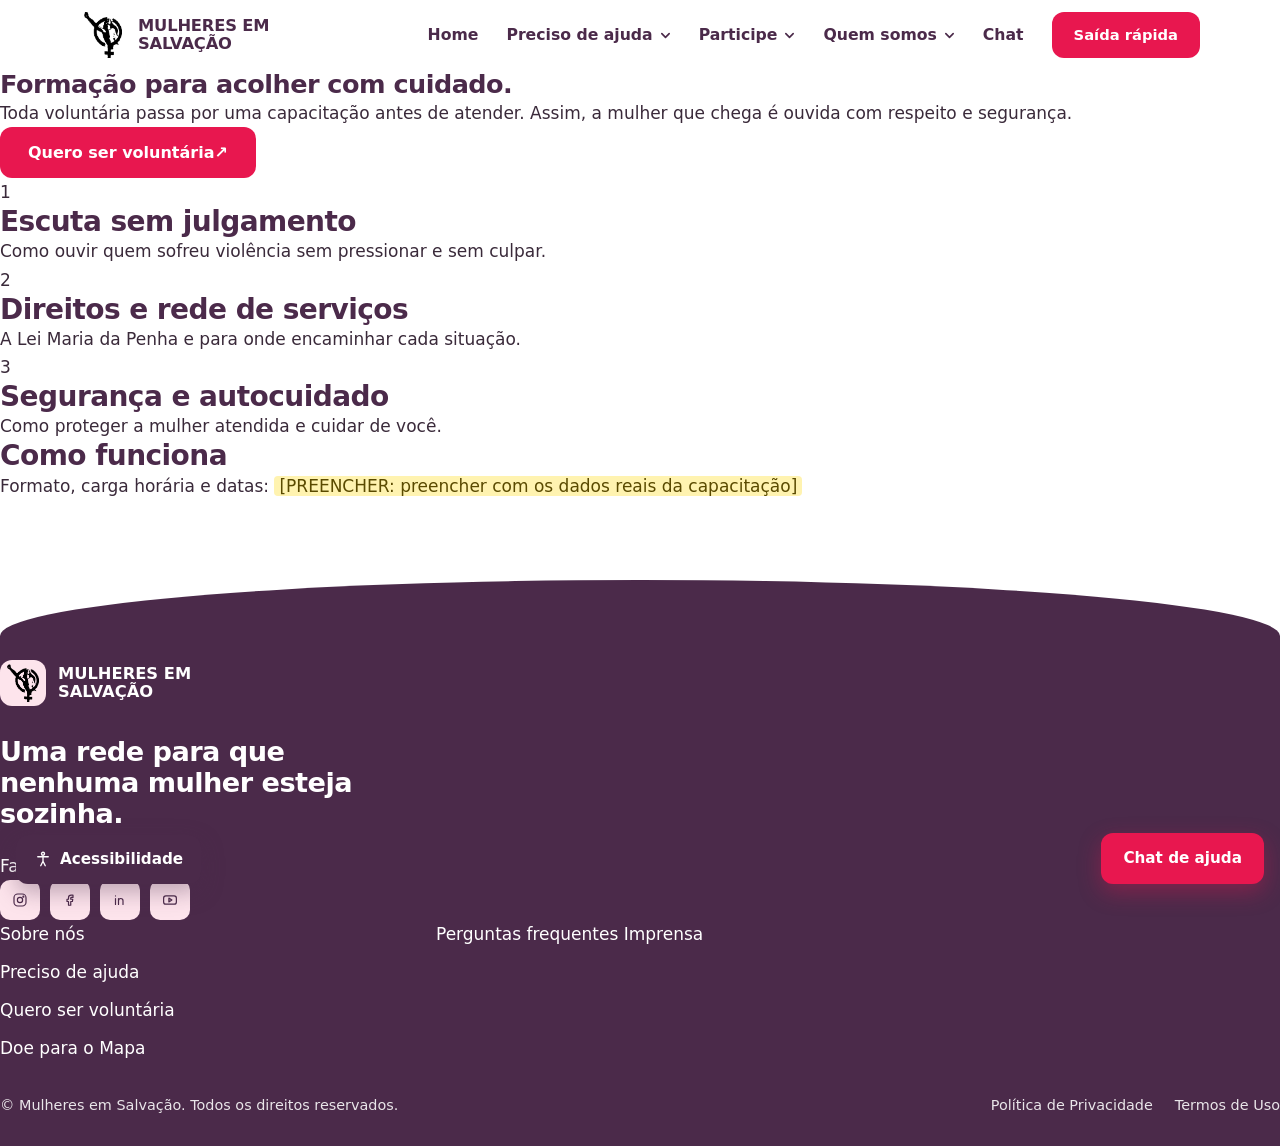
<file: acolhimento.html>
<!DOCTYPE html>
<html lang="pt-BR">
<head>
  <meta charset="UTF-8">
  <meta name="viewport" content="width=device-width, initial-scale=1">
  <title>Capacitação de voluntárias — Mulheres em Salvação</title>

  <link rel="preconnect" href="https://fonts.googleapis.com">
  <link rel="preconnect" href="https://fonts.gstatic.com" crossorigin>
  <link href="https://fonts.googleapis.com/css2?family=Roboto:wght@400;500;700&family=Lexend:wght@400;500;700&display=swap" rel="stylesheet">

  <link rel="stylesheet" href="style.css">
</head>
<body>

  <header>
    <div class="cabecalho">
      <a class="logo" href="index.html" aria-label="Mulheres em Salvação — início">
        <img src="Logo.png" alt="">
        <span>MULHERES EM<br>SALVAÇÃO</span>
      </a>

      <nav aria-label="Principal">
        <a href="index.html">Home</a>

        <div class="menu-suspenso">
          <button class="menu-botao" type="button" aria-expanded="false" aria-haspopup="true">
            Preciso de ajuda
            <svg viewBox="0 0 12 12" aria-hidden="true"><path d="M2 4l4 4 4-4"/></svg>
          </button>
          <ul class="menu-lista">
            <li><a href="acolhimento.html">Como ser acolhida</a></li>
            <li><a href="mapa.html">Mapa de serviços</a></li>
            <li><a href="fale-com-a-rede.html">Fale com a nossa rede</a></li>
          </ul>
        </div>

        <div class="menu-suspenso">
          <button class="menu-botao" type="button" aria-expanded="false" aria-haspopup="true">
            Participe
            <svg viewBox="0 0 12 12" aria-hidden="true"><path d="M2 4l4 4 4-4"/></svg>
          </button>
          <ul class="menu-lista">
            <li><a href="voluntariado.html">Quero ser voluntária</a></li>
            <li><a href="capacitacao.html">Capacitação de voluntárias</a></li>
            <li><a href="doacao.html">Quero doar</a></li>
          </ul>
        </div>

        <div class="menu-suspenso">
          <button class="menu-botao" type="button" aria-expanded="false" aria-haspopup="true">
            Quem somos
            <svg viewBox="0 0 12 12" aria-hidden="true"><path d="M2 4l4 4 4-4"/></svg>
          </button>
          <ul class="menu-lista">
            <li><a href="projetos.html">Nossos projetos</a></li>
            <li><a href="pesquisa.html">Pesquisa sobre acolhimento</a></li>
            <li><a href="midia.html">Mapa na mídia</a></li>
            <li><a href="equipe.html">Nossa equipe</a></li>
          </ul>
        </div>

        <a href="fale-com-a-rede.html" data-abrir-chat>Chat</a>
        <a class="saida" href="https://www.google.com" rel="noopener">Saída rápida</a>
      </nav>
    </div>
  </header>

  <main>
    <section class="apoio">

      <div class="pag-topo">
        <h1>Formação para acolher com cuidado.</h1>
        <p>Toda voluntária passa por uma capacitação antes de atender. Assim, a mulher que chega é ouvida com respeito e segurança.</p>
        <div class="pag-acoes">
          <a class="botao botao-principal" href="voluntariado.html">Quero ser voluntária <span aria-hidden="true">↗</span></a>
        </div>
      </div>

      <div class="passos">
        <article class="passo">
          <span class="passo-numero">1</span>
          <h2>Escuta sem julgamento</h2>
          <p>Como ouvir quem sofreu violência sem pressionar e sem culpar.</p>
        </article>
        <article class="passo">
          <span class="passo-numero">2</span>
          <h2>Direitos e rede de serviços</h2>
          <p>A Lei Maria da Penha e para onde encaminhar cada situação.</p>
        </article>
        <article class="passo">
          <span class="passo-numero">3</span>
          <h2>Segurança e autocuidado</h2>
          <p>Como proteger a mulher atendida e cuidar de você.</p>
        </article>
      </div>

      <div class="onde">
        <h2>Como funciona</h2>
        <p>Formato, carga horária e datas: <span class="preencher">[PREENCHER: preencher com os dados reais da capacitação]</span></p>
      </div>

      <footer class="rodape">
        <div class="rodape-topo">

          <div class="rodape-marca">
            <a class="rodape-logo" href="index.html">
              <img src="Logo.png" alt="">
              <span>MULHERES EM<br>SALVAÇÃO</span>
            </a>
            <p class="rodape-frase">Uma rede para que nenhuma mulher esteja sozinha.</p>
            <a class="rodape-contato" href="fale-com-a-rede.html">Fale com a gente</a>

            <div class="redes">
              <a href="#instagram" aria-label="Instagram">
                <svg viewBox="0 0 24 24" aria-hidden="true"><rect x="4" y="4" width="16" height="16" rx="5"/><circle cx="12" cy="12" r="3.500"/><circle cx="16.500" cy="7.500" r=".6"/></svg>
              </a>
              <a href="#facebook" aria-label="Facebook">
                <svg viewBox="0 0 24 24" aria-hidden="true"><path d="M14 8.500h2V5.500h-2.500A3.500 3.500 0 0010 9v2H8v3h2v5h3v-5h2.200l.5-3H13V9.500c0-.6.4-1 1-1z"/></svg>
              </a>
              <a href="#linkedin" aria-label="LinkedIn">
                <svg viewBox="0 0 24 24" aria-hidden="true"><path d="M6 10v8M6 6.500v.1M10 18v-8M10 13a3 3 0 016 0v5"/></svg>
              </a>
              <a href="#youtube" aria-label="YouTube">
                <svg viewBox="0 0 24 24" aria-hidden="true"><rect x="3.500" y="6.500" width="17" height="11" rx="3"/><path d="M10.500 9.500l4 2.500-4 2.500z"/></svg>
              </a>
            </div>
          </div>

          <nav class="rodape-links" aria-label="Rodapé">
            <ul>
              <li><a href="equipe.html">Sobre nós</a></li>
              <li><a href="acolhimento.html">Preciso de ajuda</a></li>
              <li><a href="voluntariado.html">Quero ser voluntária</a></li>
              <li><a href="doacao.html">Doe para o Mapa</a></li>
            </ul>
            <div class="rodape-extras">
              <a href="index.html#faq">Perguntas frequentes</a>
              <a href="midia.html">Imprensa</a>
            </div>
          </nav>

        </div>

        <div class="rodape-base">
          <span>© Mulheres em Salvação. Todos os direitos reservados.</span>
          <span class="rodape-legal">
            <a href="#privacidade">Política de Privacidade</a>
            <a href="#termos">Termos de Uso</a>
          </span>
        </div>
      </footer>

    </section>
  </main>

  <script src="site.js" defer></script>
  <script src="acessibilidade.js" defer></script>

</body>
</html>
</file>
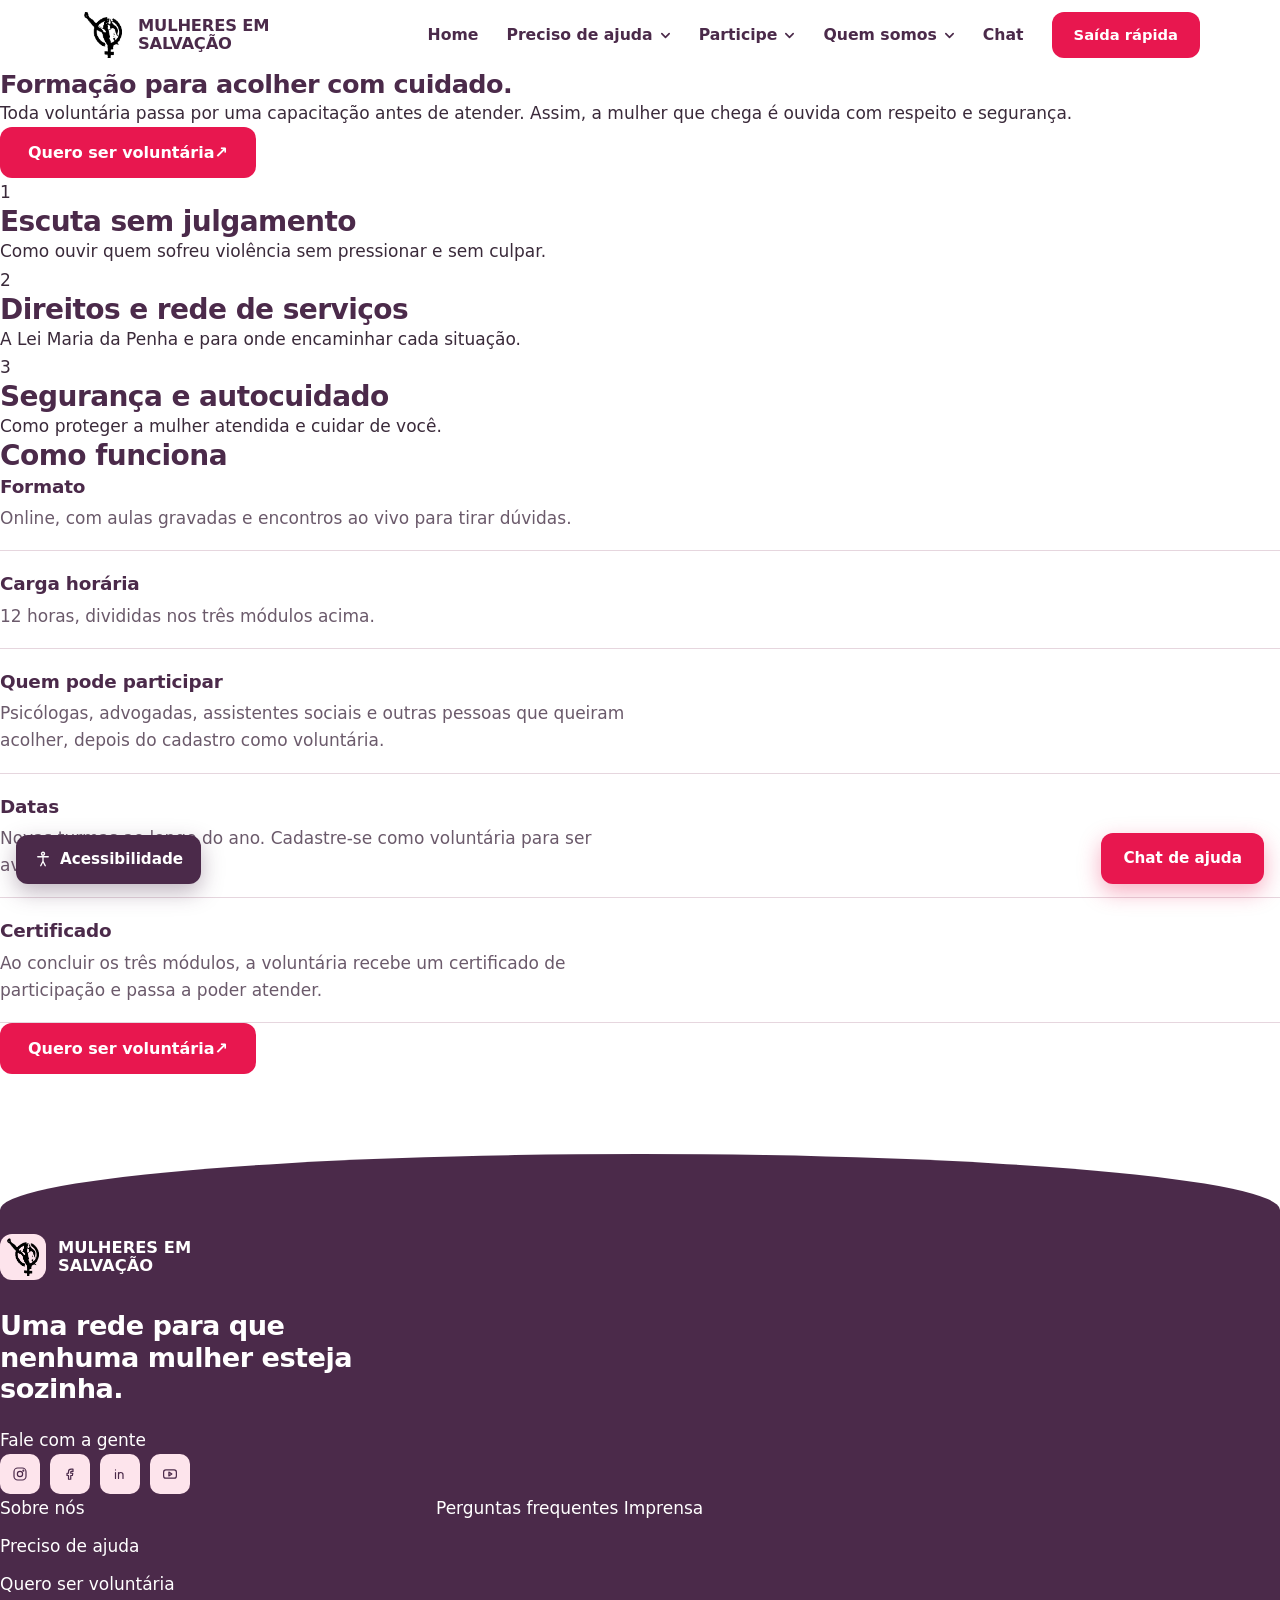
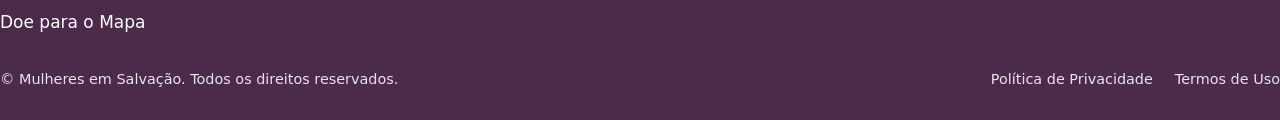
<file: capacitacao.html>
<!DOCTYPE html>
<html lang="pt-BR">
<head>
  <meta charset="UTF-8">
  <meta name="viewport" content="width=device-width, initial-scale=1">
  <title>Capacitação de voluntárias — Mulheres em Salvação</title>

  <link rel="preconnect" href="https://fonts.googleapis.com">
  <link rel="preconnect" href="https://fonts.gstatic.com" crossorigin>
  <link href="https://fonts.googleapis.com/css2?family=Roboto:wght@400;500;700&family=Lexend:wght@400;500;700&display=swap" rel="stylesheet">

  <link rel="stylesheet" href="style.css">
</head>
<body>

  <header>
    <div class="cabecalho">
      <a class="logo" href="index.html" aria-label="Mulheres em Salvação — início">
        <img src="Logo.png" alt="">
        <span>MULHERES EM<br>SALVAÇÃO</span>
      </a>

      <nav aria-label="Principal">
        <a href="index.html">Home</a>

        <div class="menu-suspenso">
          <button class="menu-botao" type="button" aria-expanded="false" aria-haspopup="true">
            Preciso de ajuda
            <svg viewBox="0 0 12 12" aria-hidden="true"><path d="M2 4l4 4 4-4"/></svg>
          </button>
          <ul class="menu-lista">
            <li><a href="acolhimento.html">Como ser acolhida</a></li>
            <li><a href="mapa.html">Mapa de serviços</a></li>
            <li><a href="fale-com-a-rede.html">Fale com a nossa rede</a></li>
          </ul>
        </div>

        <div class="menu-suspenso">
          <button class="menu-botao" type="button" aria-expanded="false" aria-haspopup="true">
            Participe
            <svg viewBox="0 0 12 12" aria-hidden="true"><path d="M2 4l4 4 4-4"/></svg>
          </button>
          <ul class="menu-lista">
            <li><a href="voluntariado.html">Quero ser voluntária</a></li>
            <li><a href="capacitacao.html">Capacitação de voluntárias</a></li>
            <li><a href="doacao.html">Quero doar</a></li>
          </ul>
        </div>

        <div class="menu-suspenso">
          <button class="menu-botao" type="button" aria-expanded="false" aria-haspopup="true">
            Quem somos
            <svg viewBox="0 0 12 12" aria-hidden="true"><path d="M2 4l4 4 4-4"/></svg>
          </button>
          <ul class="menu-lista">
            <li><a href="projetos.html">Nossos projetos</a></li>
            <li><a href="pesquisa.html">Pesquisa sobre acolhimento</a></li>
            <li><a href="midia.html">Mapa na mídia</a></li>
            <li><a href="equipe.html">Nossa equipe</a></li>
          </ul>
        </div>

        <a href="fale-com-a-rede.html" data-abrir-chat>Chat</a>
        <a class="saida" href="https://www.google.com" rel="noopener">Saída rápida</a>
      </nav>
    </div>
  </header>

  <main>
    <section class="apoio">

      <div class="pag-topo">
        <h1>Formação para acolher com cuidado.</h1>
        <p>Toda voluntária passa por uma capacitação antes de atender. Assim, a mulher que chega é ouvida com respeito e segurança.</p>
        <div class="pag-acoes">
          <a class="botao botao-principal" href="voluntariado.html">Quero ser voluntária <span aria-hidden="true">↗</span></a>
        </div>
      </div>

      <div class="passos">
        <article class="passo">
          <span class="passo-numero">1</span>
          <h2>Escuta sem julgamento</h2>
          <p>Como ouvir quem sofreu violência sem pressionar e sem culpar.</p>
        </article>
        <article class="passo">
          <span class="passo-numero">2</span>
          <h2>Direitos e rede de serviços</h2>
          <p>A Lei Maria da Penha e para onde encaminhar cada situação.</p>
        </article>
        <article class="passo">
          <span class="passo-numero">3</span>
          <h2>Segurança e autocuidado</h2>
          <p>Como proteger a mulher atendida e cuidar de você.</p>
        </article>
      </div>

      <div class="onde">
        <h2>Como funciona</h2>
        <ul class="lista-ajuda">
          <li>
            <strong>Formato</strong>
            <span>Online, com aulas gravadas e encontros ao vivo para tirar dúvidas.</span>
          </li>
          <li>
            <strong>Carga horária</strong>
            <span>12 horas, divididas nos três módulos acima.</span>
          </li>
          <li>
            <strong>Quem pode participar</strong>
            <span>Psicólogas, advogadas, assistentes sociais e outras pessoas que queiram acolher, depois do cadastro como voluntária.</span>
          </li>
          <li>
            <strong>Datas</strong>
            <span>Novas turmas ao longo do ano. Cadastre-se como voluntária para ser avisada da próxima.</span>
          </li>
          <li>
            <strong>Certificado</strong>
            <span>Ao concluir os três módulos, a voluntária recebe um certificado de participação e passa a poder atender.</span>
          </li>
        </ul>

        <a class="botao botao-principal" href="voluntariado.html">Quero ser voluntária <span aria-hidden="true">↗</span></a>
      </div>

      <footer class="rodape">
        <div class="rodape-topo">

          <div class="rodape-marca">
            <a class="rodape-logo" href="index.html">
              <img src="Logo.png" alt="">
              <span>MULHERES EM<br>SALVAÇÃO</span>
            </a>
            <p class="rodape-frase">Uma rede para que nenhuma mulher esteja sozinha.</p>
            <a class="rodape-contato" href="fale-com-a-rede.html">Fale com a gente</a>

            <div class="redes">
              <a href="#instagram" aria-label="Instagram">
                <svg viewBox="0 0 24 24" aria-hidden="true"><rect x="4" y="4" width="16" height="16" rx="5"/><circle cx="12" cy="12" r="3.500"/><circle cx="16.500" cy="7.500" r=".6"/></svg>
              </a>
              <a href="#facebook" aria-label="Facebook">
                <svg viewBox="0 0 24 24" aria-hidden="true"><path d="M14 8.500h2V5.500h-2.500A3.500 3.500 0 0010 9v2H8v3h2v5h3v-5h2.200l.5-3H13V9.500c0-.6.4-1 1-1z"/></svg>
              </a>
              <a href="#linkedin" aria-label="LinkedIn">
                <svg viewBox="0 0 24 24" aria-hidden="true"><path d="M6 10v8M6 6.500v.1M10 18v-8M10 13a3 3 0 016 0v5"/></svg>
              </a>
              <a href="#youtube" aria-label="YouTube">
                <svg viewBox="0 0 24 24" aria-hidden="true"><rect x="3.500" y="6.500" width="17" height="11" rx="3"/><path d="M10.500 9.500l4 2.500-4 2.500z"/></svg>
              </a>
            </div>
          </div>

          <nav class="rodape-links" aria-label="Rodapé">
            <ul>
              <li><a href="equipe.html">Sobre nós</a></li>
              <li><a href="acolhimento.html">Preciso de ajuda</a></li>
              <li><a href="voluntariado.html">Quero ser voluntária</a></li>
              <li><a href="doacao.html">Doe para o Mapa</a></li>
            </ul>
            <div class="rodape-extras">
              <a href="index.html#faq">Perguntas frequentes</a>
              <a href="midia.html">Imprensa</a>
            </div>
          </nav>

        </div>

        <div class="rodape-base">
          <span>© Mulheres em Salvação. Todos os direitos reservados.</span>
          <span class="rodape-legal">
            <a href="#privacidade">Política de Privacidade</a>
            <a href="#termos">Termos de Uso</a>
          </span>
        </div>
      </footer>

    </section>
  </main>

  <script src="site.js" defer></script>
  <script src="acessibilidade.js" defer></script>

</body>
</html>
</file>
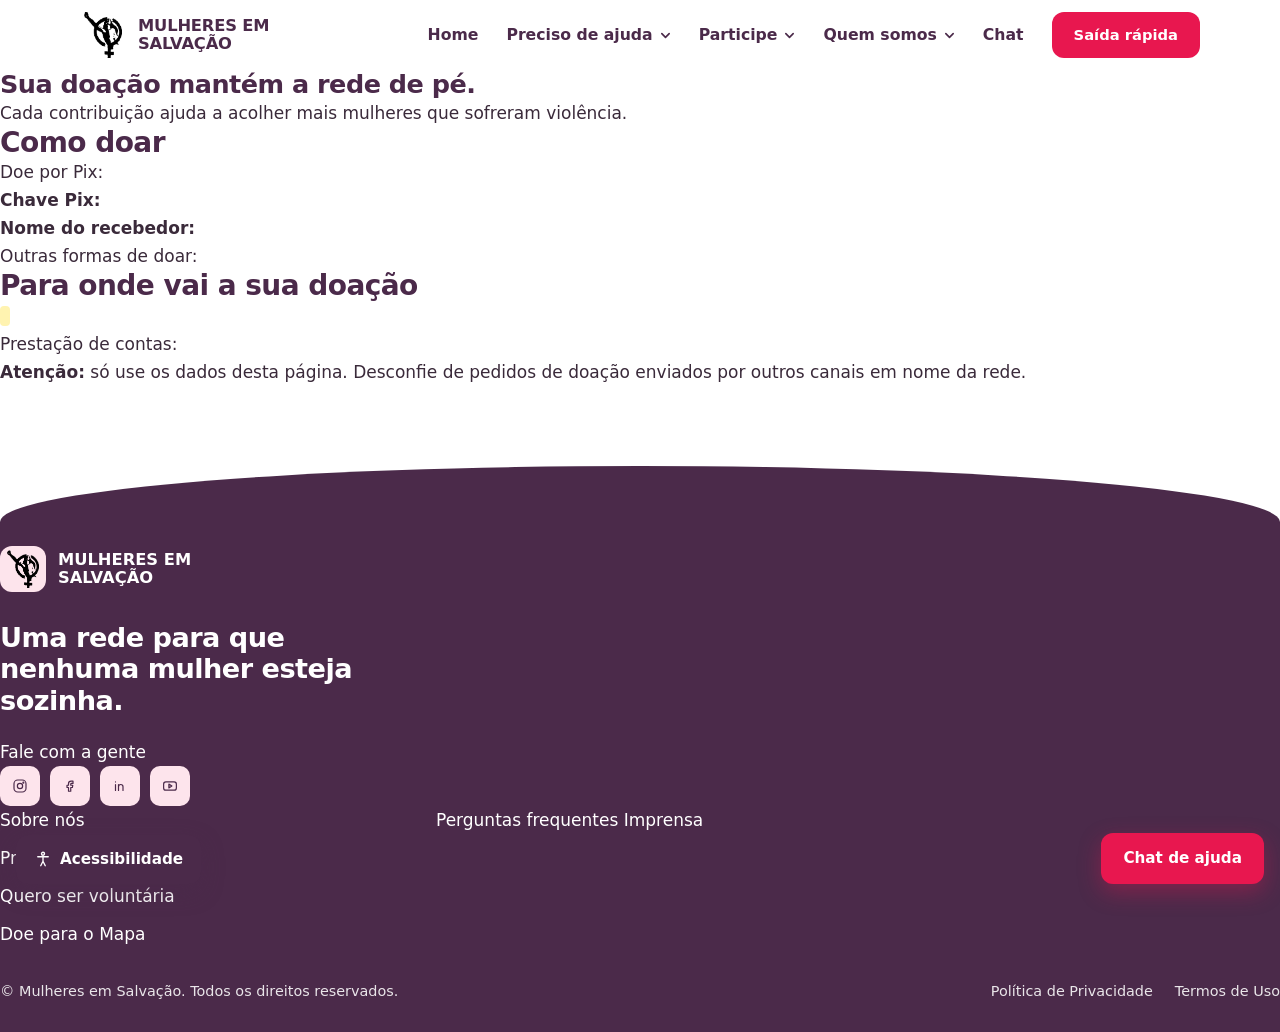
<file: doacao.html>
<!DOCTYPE html>
<html lang="pt-BR">
<head>
  <meta charset="UTF-8">
  <meta name="viewport" content="width=device-width, initial-scale=1">
  <title>Quero doar — Mulheres em Salvação</title>

  <link rel="preconnect" href="https://fonts.googleapis.com">
  <link rel="preconnect" href="https://fonts.gstatic.com" crossorigin>
  <link href="https://fonts.googleapis.com/css2?family=Roboto:wght@400;500;700&family=Lexend:wght@400;500;700&display=swap" rel="stylesheet">

  <link rel="stylesheet" href="style.css">
</head>
<body>

  <header>
    <div class="cabecalho">
      <a class="logo" href="index.html" aria-label="Mulheres em Salvação — início">
        <img src="Logo.png" alt="">
        <span>MULHERES EM<br>SALVAÇÃO</span>
      </a>

      <nav aria-label="Principal">
        <a href="index.html">Home</a>

        <div class="menu-suspenso">
          <button class="menu-botao" type="button" aria-expanded="false" aria-haspopup="true">
            Preciso de ajuda
            <svg viewBox="0 0 12 12" aria-hidden="true"><path d="M2 4l4 4 4-4"/></svg>
          </button>
          <ul class="menu-lista">
            <li><a href="acolhimento.html">Como ser acolhida</a></li>
            <li><a href="mapa.html">Mapa de serviços</a></li>
            <li><a href="fale-com-a-rede.html">Fale com a nossa rede</a></li>
          </ul>
        </div>

        <div class="menu-suspenso">
          <button class="menu-botao" type="button" aria-expanded="false" aria-haspopup="true">
            Participe
            <svg viewBox="0 0 12 12" aria-hidden="true"><path d="M2 4l4 4 4-4"/></svg>
          </button>
          <ul class="menu-lista">
            <li><a href="voluntariado.html">Quero ser voluntária</a></li>
            <li><a href="capacitacao.html">Capacitação de voluntárias</a></li>
            <li><a href="doacao.html">Quero doar</a></li>
          </ul>
        </div>

        <div class="menu-suspenso">
          <button class="menu-botao" type="button" aria-expanded="false" aria-haspopup="true">
            Quem somos
            <svg viewBox="0 0 12 12" aria-hidden="true"><path d="M2 4l4 4 4-4"/></svg>
          </button>
          <ul class="menu-lista">
            <li><a href="projetos.html">Nossos projetos</a></li>
            <li><a href="pesquisa.html">Pesquisa sobre acolhimento</a></li>
            <li><a href="midia.html">Mapa na mídia</a></li>
            <li><a href="equipe.html">Nossa equipe</a></li>
          </ul>
        </div>

        <a href="fale-com-a-rede.html" data-abrir-chat>Chat</a>
        <a class="saida" href="https://www.google.com" rel="noopener">Saída rápida</a>
      </nav>
    </div>
  </header>

  <main>
    <section class="apoio">

      <div class="pag-topo">
        <h1>Sua doação mantém a rede de pé.</h1>
        <p>Cada contribuição ajuda a acolher mais mulheres que sofreram violência.</p>
      </div>

      <div class="onde">
        <h2>Como doar</h2>
        <p>Doe por Pix:</p>
        <p><strong>Chave Pix:</strong> 
        <p><strong>Nome do recebedor:</strong> 
        <p>Outras formas de doar:
      </div>

      <div class="onde">
        <h2>Para onde vai a sua doação</h2>
        <p><span class="preencher">
        <p>Prestação de contas: 
      </div>

      <div class="alerta alerta-suave" role="note">
        <p><strong>Atenção:</strong> só use os dados desta página. Desconfie de pedidos de doação enviados por outros canais em nome da rede.</p>
      </div>

      <footer class="rodape">
        <div class="rodape-topo">

          <div class="rodape-marca">
            <a class="rodape-logo" href="index.html">
              <img src="Logo.png" alt="">
              <span>MULHERES EM<br>SALVAÇÃO</span>
            </a>
            <p class="rodape-frase">Uma rede para que nenhuma mulher esteja sozinha.</p>
            <a class="rodape-contato" href="fale-com-a-rede.html">Fale com a gente</a>

            <div class="redes">
              <a href="#instagram" aria-label="Instagram">
                <svg viewBox="0 0 24 24" aria-hidden="true"><rect x="4" y="4" width="16" height="16" rx="5"/><circle cx="12" cy="12" r="3.500"/><circle cx="16.500" cy="7.500" r=".6"/></svg>
              </a>
              <a href="#facebook" aria-label="Facebook">
                <svg viewBox="0 0 24 24" aria-hidden="true"><path d="M14 8.500h2V5.500h-2.500A3.500 3.500 0 0010 9v2H8v3h2v5h3v-5h2.200l.5-3H13V9.500c0-.6.4-1 1-1z"/></svg>
              </a>
              <a href="#linkedin" aria-label="LinkedIn">
                <svg viewBox="0 0 24 24" aria-hidden="true"><path d="M6 10v8M6 6.500v.1M10 18v-8M10 13a3 3 0 016 0v5"/></svg>
              </a>
              <a href="#youtube" aria-label="YouTube">
                <svg viewBox="0 0 24 24" aria-hidden="true"><rect x="3.500" y="6.500" width="17" height="11" rx="3"/><path d="M10.500 9.500l4 2.500-4 2.500z"/></svg>
              </a>
            </div>
          </div>

          <nav class="rodape-links" aria-label="Rodapé">
            <ul>
              <li><a href="equipe.html">Sobre nós</a></li>
              <li><a href="acolhimento.html">Preciso de ajuda</a></li>
              <li><a href="voluntariado.html">Quero ser voluntária</a></li>
              <li><a href="doacao.html">Doe para o Mapa</a></li>
            </ul>
            <div class="rodape-extras">
              <a href="index.html#faq">Perguntas frequentes</a>
              <a href="midia.html">Imprensa</a>
            </div>
          </nav>

        </div>

        <div class="rodape-base">
          <span>© Mulheres em Salvação. Todos os direitos reservados.</span>
          <span class="rodape-legal">
            <a href="#privacidade">Política de Privacidade</a>
            <a href="#termos">Termos de Uso</a>
          </span>
        </div>
      </footer>

    </section>
  </main>

  <script src="site.js" defer></script>
  <script src="acessibilidade.js" defer></script>

</body>
</html>
</file>
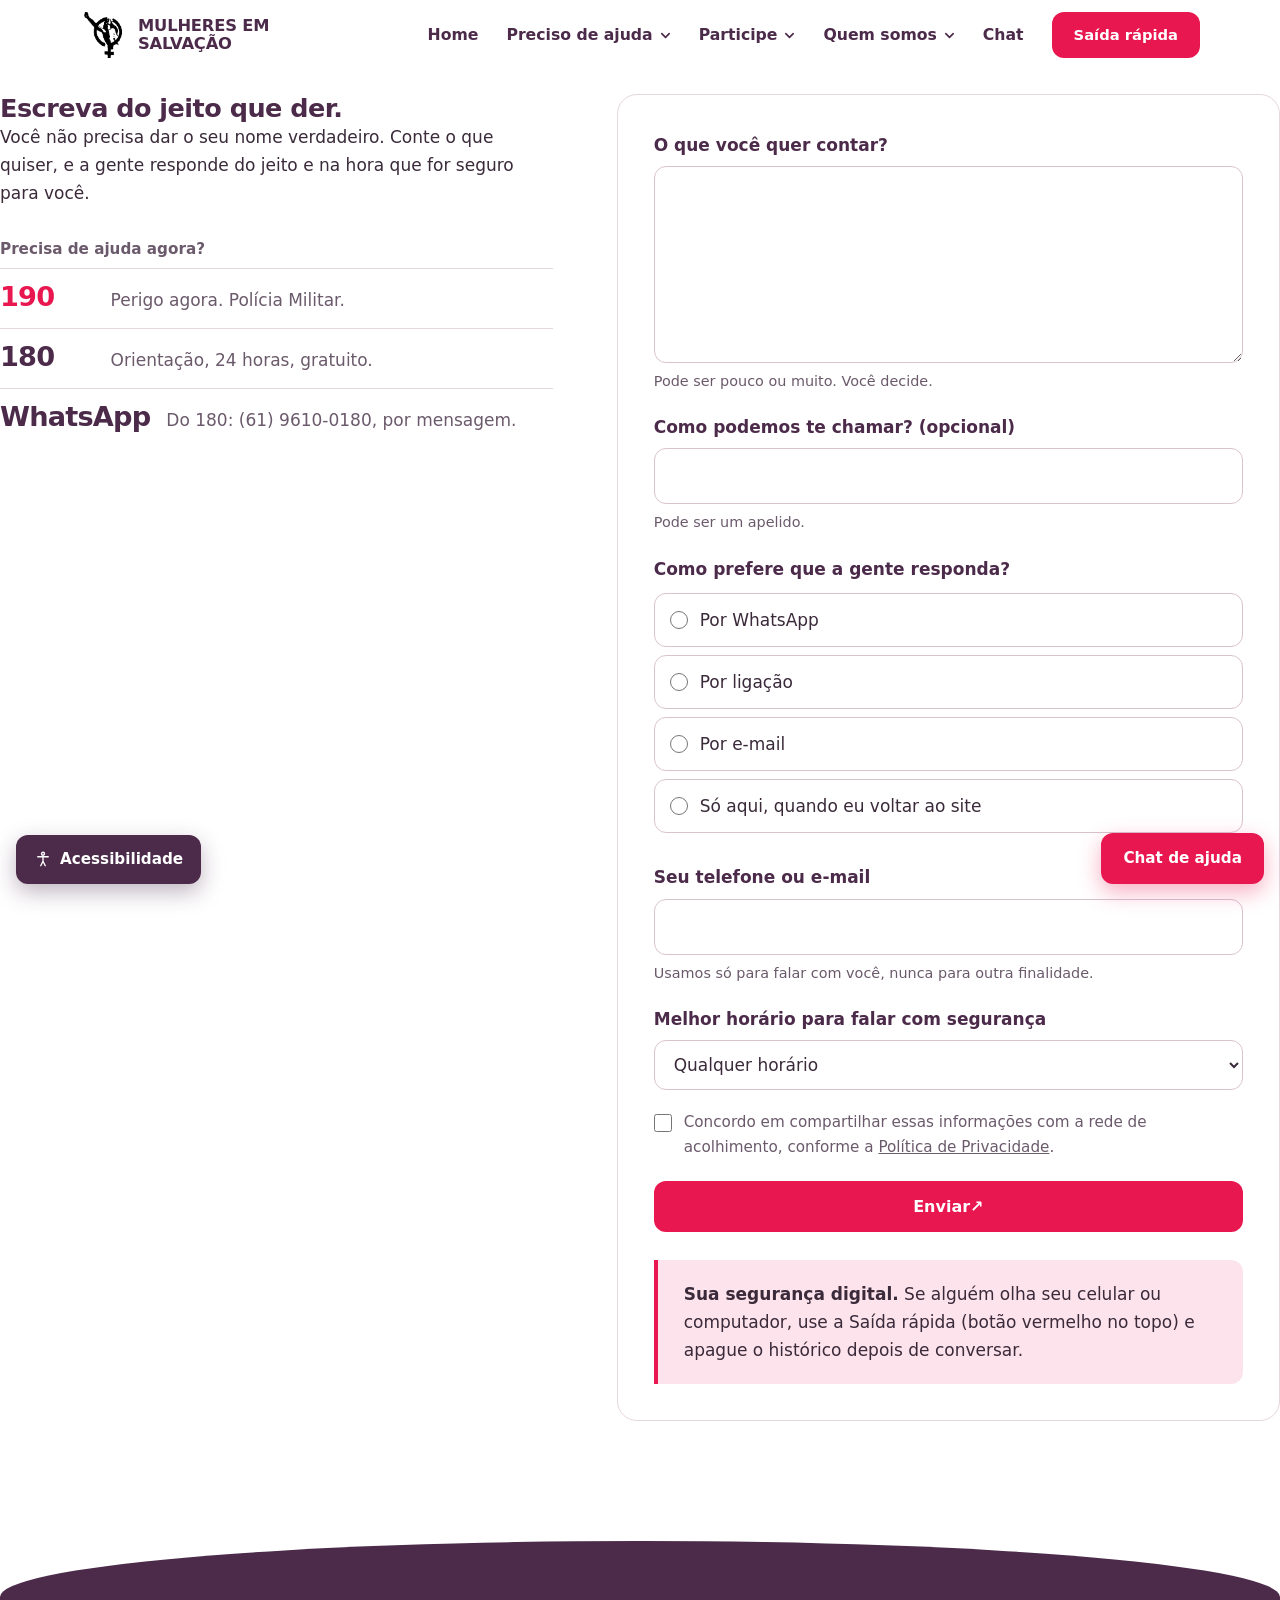
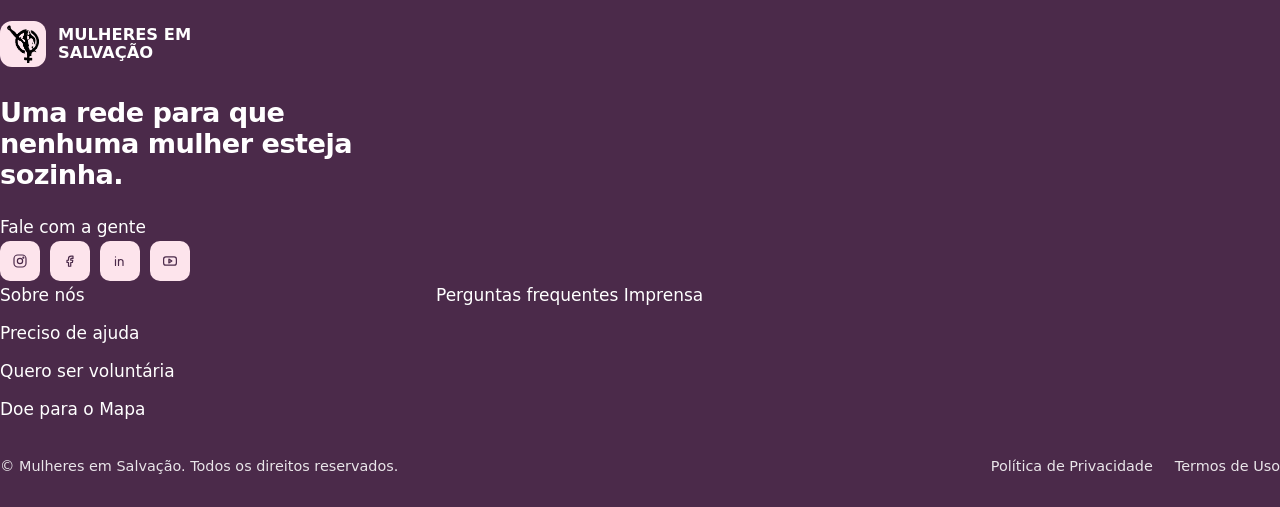
<file: fale-com-a-rede.html>
<!DOCTYPE html>
<html lang="pt-BR">
<head>
  <meta charset="UTF-8">
  <meta name="viewport" content="width=device-width, initial-scale=1">
  <title>Fale com a nossa rede — Mulheres em Salvação</title>

  <link rel="preconnect" href="https://fonts.googleapis.com">
  <link rel="preconnect" href="https://fonts.gstatic.com" crossorigin>
  <link href="https://fonts.googleapis.com/css2?family=Roboto:wght@400;500;700&family=Lexend:wght@400;500;700&display=swap" rel="stylesheet">

  <link rel="stylesheet" href="style.css">
</head>
<body>

  <header>
    <div class="cabecalho">
      <a class="logo" href="index.html" aria-label="Mulheres em Salvação — início">
        <img src="Logo.png" alt="">
        <span>MULHERES EM<br>SALVAÇÃO</span>
      </a>

      <nav aria-label="Principal">
        <a href="index.html">Home</a>

        <div class="menu-suspenso">
          <button class="menu-botao" type="button" aria-expanded="false" aria-haspopup="true">
            Preciso de ajuda
            <svg viewBox="0 0 12 12" aria-hidden="true"><path d="M2 4l4 4 4-4"/></svg>
          </button>
          <ul class="menu-lista">
            <li><a href="acolhimento.html">Como ser acolhida</a></li>
            <li><a href="mapa.html">Mapa de serviços</a></li>
            <li><a href="fale-com-a-rede.html">Fale com a nossa rede</a></li>
          </ul>
        </div>

        <div class="menu-suspenso">
          <button class="menu-botao" type="button" aria-expanded="false" aria-haspopup="true">
            Participe
            <svg viewBox="0 0 12 12" aria-hidden="true"><path d="M2 4l4 4 4-4"/></svg>
          </button>
          <ul class="menu-lista">
            <li><a href="voluntariado.html">Quero ser voluntária</a></li>
            <li><a href="capacitacao.html">Capacitação de voluntárias</a></li>
            <li><a href="doacao.html">Quero doar</a></li>
          </ul>
        </div>

        <div class="menu-suspenso">
          <button class="menu-botao" type="button" aria-expanded="false" aria-haspopup="true">
            Quem somos
            <svg viewBox="0 0 12 12" aria-hidden="true"><path d="M2 4l4 4 4-4"/></svg>
          </button>
          <ul class="menu-lista">
            <li><a href="projetos.html">Nossos projetos</a></li>
            <li><a href="pesquisa.html">Pesquisa sobre acolhimento</a></li>
            <li><a href="midia.html">Mapa na mídia</a></li>
            <li><a href="equipe.html">Nossa equipe</a></li>
          </ul>
        </div>

        <a href="fale-com-a-rede.html" data-abrir-chat>Chat</a>
        <a class="saida" href="https://www.google.com" rel="noopener">Saída rápida</a>
      </nav>
    </div>
  </header>

  <main>
    <section class="apoio">

      <div class="ed-contato">

        <div class="ed-contato-texto">
          <h1>Escreva do jeito que der.</h1>
          <p class="ed-lead">Você não precisa dar o seu nome verdadeiro. Conte o que quiser, e a gente responde do jeito e na hora que for seguro para você.</p>

          <p class="ed-rotulo">Precisa de ajuda agora?</p>
          <a class="ed-tel ed-tel-peq ed-tel-190" href="tel:190"><strong>190</strong><span>Perigo agora. Polícia Militar.</span></a>
          <a class="ed-tel ed-tel-peq" href="tel:180"><strong>180</strong><span>Orientação, 24 horas, gratuito.</span></a>
          <a class="ed-tel ed-tel-peq" href="https://wa.me/556196100180" target="_blank" rel="noopener"><strong>WhatsApp</strong><span>Do 180: (61) 9610-0180, por mensagem.</span></a>
        </div>

        <div class="ed-contato-form">
          <form id="form-contato" novalidate>

            <div class="campo">
              <label for="mensagem">O que você quer contar?</label>
              <textarea id="mensagem" name="mensagem" rows="6" required></textarea>
              <small>Pode ser pouco ou muito. Você decide.</small>
            </div>

            <div class="campo">
              <label for="apelido">Como podemos te chamar? (opcional)</label>
              <input type="text" id="apelido" name="apelido" autocomplete="off">
              <small>Pode ser um apelido.</small>
            </div>

            <fieldset class="ed-opcoes">
              <legend>Como prefere que a gente responda?</legend>
              <label><input type="radio" name="canal" value="whatsapp"> Por WhatsApp</label>
              <label><input type="radio" name="canal" value="telefone"> Por ligação</label>
              <label><input type="radio" name="canal" value="email"> Por e-mail</label>
              <label><input type="radio" name="canal" value="site"> Só aqui, quando eu voltar ao site</label>
            </fieldset>

            <div class="campo" id="campo-contato">
              <label for="contato">Seu telefone ou e-mail</label>
              <input type="text" id="contato" name="contato" autocomplete="off">
              <small>Usamos só para falar com você, nunca para outra finalidade.</small>
            </div>

            <div class="campo">
              <label for="horario">Melhor horário para falar com segurança</label>
              <select id="horario" name="horario">
                <option value="">Qualquer horário</option>
                <option value="manha">De manhã</option>
                <option value="tarde">À tarde</option>
                <option value="noite">À noite</option>
              </select>
            </div>

            <label class="aceite">
              <input type="checkbox" id="aceite" name="aceite">
              <span>Concordo em compartilhar essas informações com a rede de acolhimento, conforme a <a href="#privacidade">Política de Privacidade</a>.</span>
            </label>

            <p class="erro" id="erro" role="alert" hidden></p>

            <button class="botao botao-principal" type="submit">Enviar <span aria-hidden="true">↗</span></button>
          </form>

          <div class="sucesso" id="sucesso" role="status" hidden>
            <h3>Recebemos a sua mensagem.</h3>
            <p>Obrigada por confiar na rede. Uma voluntária vai responder do jeito e no horário que você escolheu.</p>
            <p>Se estiver em perigo agora, ligue 190. Para orientação, ligue 180.</p>
          </div>

          <p class="ed-nota"><strong>Sua segurança digital.</strong> Se alguém olha seu celular ou computador, use a Saída rápida (botão vermelho no topo) e apague o histórico depois de conversar.</p>
        </div>

      </div>

      <footer class="rodape">
        <div class="rodape-topo">

          <div class="rodape-marca">
            <a class="rodape-logo" href="index.html">
              <img src="Logo.png" alt="">
              <span>MULHERES EM<br>SALVAÇÃO</span>
            </a>
            <p class="rodape-frase">Uma rede para que nenhuma mulher esteja sozinha.</p>
            <a class="rodape-contato" href="fale-com-a-rede.html">Fale com a gente</a>

            <div class="redes">
              <a href="#instagram" aria-label="Instagram">
                <svg viewBox="0 0 24 24" aria-hidden="true"><rect x="4" y="4" width="16" height="16" rx="5"/><circle cx="12" cy="12" r="3.500"/><circle cx="16.500" cy="7.500" r=".6"/></svg>
              </a>
              <a href="#facebook" aria-label="Facebook">
                <svg viewBox="0 0 24 24" aria-hidden="true"><path d="M14 8.500h2V5.500h-2.500A3.500 3.500 0 0010 9v2H8v3h2v5h3v-5h2.200l.5-3H13V9.500c0-.6.4-1 1-1z"/></svg>
              </a>
              <a href="#linkedin" aria-label="LinkedIn">
                <svg viewBox="0 0 24 24" aria-hidden="true"><path d="M6 10v8M6 6.500v.1M10 18v-8M10 13a3 3 0 016 0v5"/></svg>
              </a>
              <a href="#youtube" aria-label="YouTube">
                <svg viewBox="0 0 24 24" aria-hidden="true"><rect x="3.500" y="6.500" width="17" height="11" rx="3"/><path d="M10.500 9.500l4 2.500-4 2.500z"/></svg>
              </a>
            </div>
          </div>

          <nav class="rodape-links" aria-label="Rodapé">
            <ul>
              <li><a href="equipe.html">Sobre nós</a></li>
              <li><a href="acolhimento.html">Preciso de ajuda</a></li>
              <li><a href="voluntariado.html">Quero ser voluntária</a></li>
              <li><a href="doacao.html">Doe para o Mapa</a></li>
            </ul>
            <div class="rodape-extras">
              <a href="index.html#faq">Perguntas frequentes</a>
              <a href="midia.html">Imprensa</a>
            </div>
          </nav>

        </div>

        <div class="rodape-base">
          <span>© Mulheres em Salvação. Todos os direitos reservados.</span>
          <span class="rodape-legal">
            <a href="#privacidade">Política de Privacidade</a>
            <a href="#termos">Termos de Uso</a>
          </span>
        </div>
      </footer>

    </section>
  </main>

  <script>
    var form = document.getElementById('form-contato');
    var erro = document.getElementById('erro');
    var sucesso = document.getElementById('sucesso');
    var campoContato = document.getElementById('campo-contato');

    function mostrarErro(texto) {
      erro.textContent = texto;
      erro.hidden = false;
    }

    /* Se ela escolher "só aqui", o contato deixa de ser necessário */
    form.querySelectorAll('input[name="canal"]').forEach(function (r) {
      r.addEventListener('change', function () { campoContato.hidden = (form.canal.value === 'site'); });
    });

    form.addEventListener('submit', function (e) {
      e.preventDefault();
      erro.hidden = true;

      if (!form.mensagem.value.trim()) { return mostrarErro('Escreva uma mensagem para a nossa rede.'); }
      if (!form.canal.value) { return mostrarErro('Escolha como prefere que a gente responda.'); }
      if (form.canal.value !== 'site' && !form.contato.value.trim()) { return mostrarErro('Informe um telefone ou e-mail para contato.'); }
      if (!form.aceite.checked) { return mostrarErro('Marque a caixa de concordância para enviar.'); }

      /* AQUI entra o envio ao servidor / banco de dados (próxima etapa):
         fetch('/api/mensagens', { method: 'POST', body: new FormData(form) }) */

      form.hidden = true;
      sucesso.hidden = false;
      sucesso.scrollIntoView({ behavior: 'smooth', block: 'center' });
    });
  </script>

  <script src="site.js" defer></script>
  <script src="acessibilidade.js" defer></script>

</body>
</html>
</file>
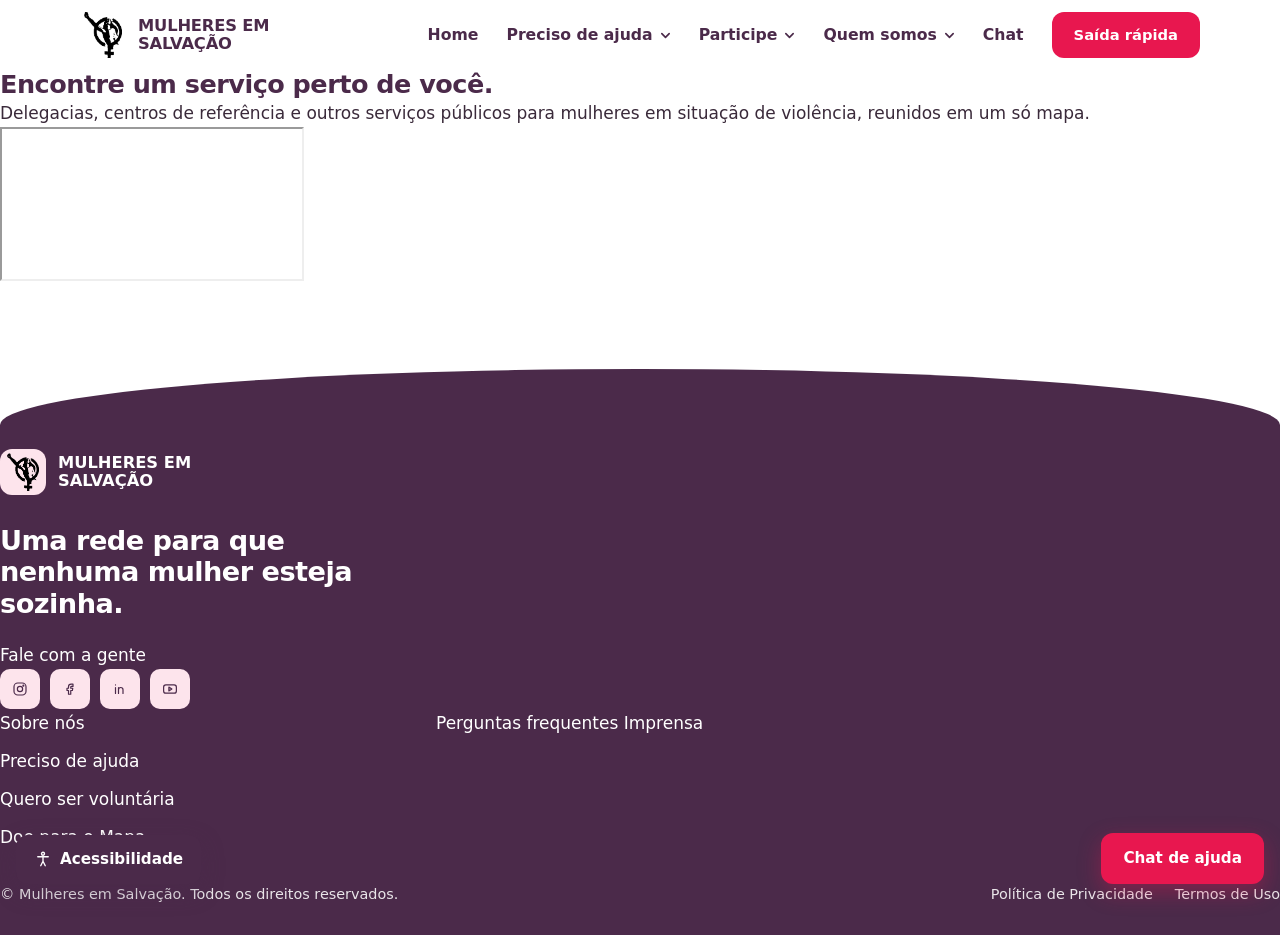
<file: mapa.html>
<!DOCTYPE html>
<html lang="pt-BR">
<head>
  <meta charset="UTF-8">
  <meta name="viewport" content="width=device-width, initial-scale=1">
  <title>Mapa de serviços — Mulheres em Salvação</title>

  <link rel="preconnect" href="https://fonts.googleapis.com">
  <link rel="preconnect" href="https://fonts.gstatic.com" crossorigin>
  <link href="https://fonts.googleapis.com/css2?family=Roboto:wght@400;500;700&family=Lexend:wght@400;500;700&display=swap" rel="stylesheet">
  <link rel="stylesheet" href="style.css">
</head>
<body>

  <header>
    <div class="cabecalho">
      <a class="logo" href="index.html" aria-label="Mulheres em Salvação — início">
        <img src="Logo.png" alt="">
        <span>MULHERES EM<br>SALVAÇÃO</span>
      </a>

      <nav aria-label="Principal">
        <a href="index.html">Home</a>

        <div class="menu-suspenso">
          <button class="menu-botao" type="button" aria-expanded="false" aria-haspopup="true">
            Preciso de ajuda
            <svg viewBox="0 0 12 12" aria-hidden="true"><path d="M2 4l4 4 4-4"/></svg>
          </button>
          <ul class="menu-lista">
            <li><a href="acolhimento.html">Como ser acolhida</a></li>
            <li><a href="mapa.html">Mapa de serviços</a></li>
            <li><a href="fale-com-a-rede.html">Fale com a nossa rede</a></li>
          </ul>
        </div>

        <div class="menu-suspenso">
          <button class="menu-botao" type="button" aria-expanded="false" aria-haspopup="true">
            Participe
            <svg viewBox="0 0 12 12" aria-hidden="true"><path d="M2 4l4 4 4-4"/></svg>
          </button>
          <ul class="menu-lista">
            <li><a href="voluntariado.html">Quero ser voluntária</a></li>
            <li><a href="capacitacao.html">Capacitação de voluntárias</a></li>
            <li><a href="doacao.html">Quero doar</a></li>
          </ul>
        </div>

        <div class="menu-suspenso">
          <button class="menu-botao" type="button" aria-expanded="false" aria-haspopup="true">
            Quem somos
            <svg viewBox="0 0 12 12" aria-hidden="true"><path d="M2 4l4 4 4-4"/></svg>
          </button>
          <ul class="menu-lista">
            <li><a href="projetos.html">Nossos projetos</a></li>
            <li><a href="pesquisa.html">Pesquisa sobre acolhimento</a></li>
            <li><a href="midia.html">Mapa na mídia</a></li>
            <li><a href="equipe.html">Nossa equipe</a></li>
          </ul>
        </div>

        <a href="fale-com-a-rede.html" data-abrir-chat>Chat</a>
        <a class="saida" href="https://www.google.com" rel="noopener">Saída rápida</a>
      </nav>
    </div>
  </header>

  <main>
    <section class="apoio">

      <div class="pag-topo">
        <h1>Encontre um serviço perto de você.</h1>
        <p>Delegacias, centros de referência e outros serviços públicos para mulheres em situação de violência, reunidos em um só mapa.</p>
      </div>

      <div class="mapa-embed">
        <iframe title="Mapa de serviços de enfrentamento à violência contra a mulher" src="https://www.google.com/maps/d/embed?mid=https://www.google.com/maps/d/embed?" loading="lazy" allowfullscreen></iframe>
      </div>

      <footer class="rodape">
        <div class="rodape-topo">

          <div class="rodape-marca">
            <a class="rodape-logo" href="index.html">
              <img src="Logo.png" alt="">
              <span>MULHERES EM<br>SALVAÇÃO</span>
            </a>
            <p class="rodape-frase">Uma rede para que nenhuma mulher esteja sozinha.</p>
            <a class="rodape-contato" href="fale-com-a-rede.html">Fale com a gente</a>

            <div class="redes">
              <a href="#instagram" aria-label="Instagram">
                <svg viewBox="0 0 24 24" aria-hidden="true"><rect x="4" y="4" width="16" height="16" rx="5"/><circle cx="12" cy="12" r="3.500"/><circle cx="16.500" cy="7.500" r=".6"/></svg>
              </a>
              <a href="#facebook" aria-label="Facebook">
                <svg viewBox="0 0 24 24" aria-hidden="true"><path d="M14 8.500h2V5.500h-2.500A3.500 3.500 0 0010 9v2H8v3h2v5h3v-5h2.200l.5-3H13V9.500c0-.6.4-1 1-1z"/></svg>
              </a>
              <a href="#linkedin" aria-label="LinkedIn">
                <svg viewBox="0 0 24 24" aria-hidden="true"><path d="M6 10v8M6 6.500v.1M10 18v-8M10 13a3 3 0 016 0v5"/></svg>
              </a>
              <a href="#youtube" aria-label="YouTube">
                <svg viewBox="0 0 24 24" aria-hidden="true"><rect x="3.500" y="6.500" width="17" height="11" rx="3"/><path d="M10.500 9.500l4 2.500-4 2.500z"/></svg>
              </a>
            </div>
          </div>

          <nav class="rodape-links" aria-label="Rodapé">
            <ul>
              <li><a href="equipe.html">Sobre nós</a></li>
              <li><a href="acolhimento.html">Preciso de ajuda</a></li>
              <li><a href="voluntariado.html">Quero ser voluntária</a></li>
              <li><a href="doacao.html">Doe para o Mapa</a></li>
            </ul>
            <div class="rodape-extras">
              <a href="index.html#faq">Perguntas frequentes</a>
              <a href="midia.html">Imprensa</a>
            </div>
          </nav>

        </div>

        <div class="rodape-base">
          <span>© Mulheres em Salvação. Todos os direitos reservados.</span>
          <span class="rodape-legal">
            <a href="#privacidade">Política de Privacidade</a>
            <a href="#termos">Termos de Uso</a>
          </span>
        </div>
      </footer>

    </section>
  </main>

  <script src="site.js" defer></script>
  <script src="acessibilidade.js" defer></script>

</body>
</html>
</file>
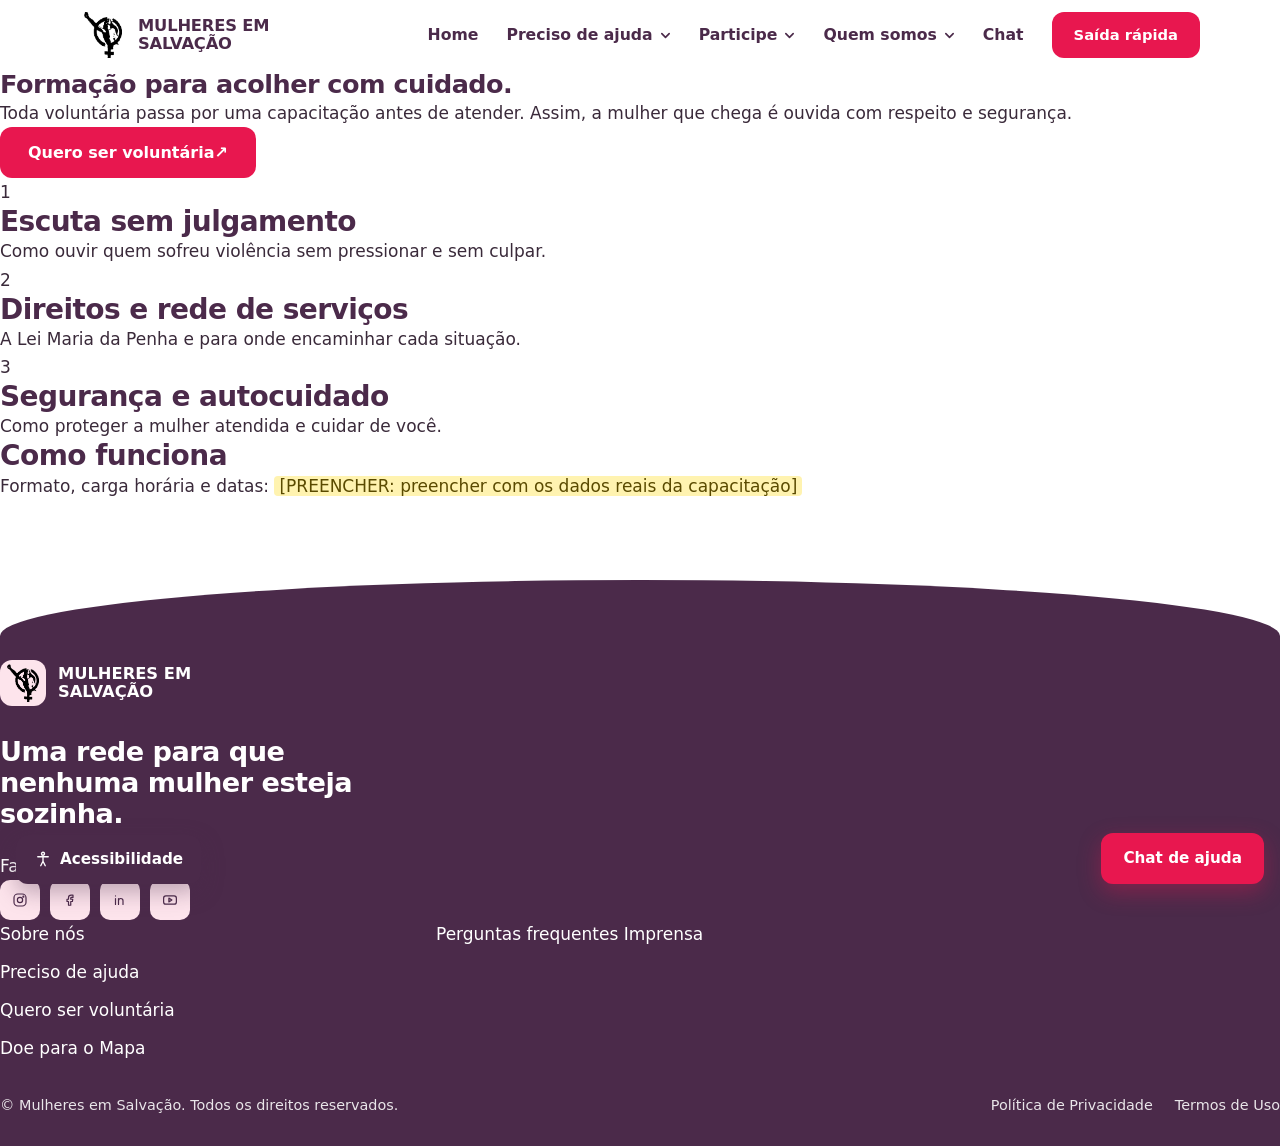
<file: midia.html>
<!DOCTYPE html>
<html lang="pt-BR">
<head>
  <meta charset="UTF-8">
  <meta name="viewport" content="width=device-width, initial-scale=1">
  <title>Capacitação de voluntárias — Mulheres em Salvação</title>

  <link rel="preconnect" href="https://fonts.googleapis.com">
  <link rel="preconnect" href="https://fonts.gstatic.com" crossorigin>
  <link href="https://fonts.googleapis.com/css2?family=Roboto:wght@400;500;700&family=Lexend:wght@400;500;700&display=swap" rel="stylesheet">

  <link rel="stylesheet" href="style.css">
</head>
<body>

  <header>
    <div class="cabecalho">
      <a class="logo" href="index.html" aria-label="Mulheres em Salvação — início">
        <img src="Logo.png" alt="">
        <span>MULHERES EM<br>SALVAÇÃO</span>
      </a>

      <nav aria-label="Principal">
        <a href="index.html">Home</a>

        <div class="menu-suspenso">
          <button class="menu-botao" type="button" aria-expanded="false" aria-haspopup="true">
            Preciso de ajuda
            <svg viewBox="0 0 12 12" aria-hidden="true"><path d="M2 4l4 4 4-4"/></svg>
          </button>
          <ul class="menu-lista">
            <li><a href="acolhimento.html">Como ser acolhida</a></li>
            <li><a href="mapa.html">Mapa de serviços</a></li>
            <li><a href="fale-com-a-rede.html">Fale com a nossa rede</a></li>
          </ul>
        </div>

        <div class="menu-suspenso">
          <button class="menu-botao" type="button" aria-expanded="false" aria-haspopup="true">
            Participe
            <svg viewBox="0 0 12 12" aria-hidden="true"><path d="M2 4l4 4 4-4"/></svg>
          </button>
          <ul class="menu-lista">
            <li><a href="voluntariado.html">Quero ser voluntária</a></li>
            <li><a href="capacitacao.html">Capacitação de voluntárias</a></li>
            <li><a href="doacao.html">Quero doar</a></li>
          </ul>
        </div>

        <div class="menu-suspenso">
          <button class="menu-botao" type="button" aria-expanded="false" aria-haspopup="true">
            Quem somos
            <svg viewBox="0 0 12 12" aria-hidden="true"><path d="M2 4l4 4 4-4"/></svg>
          </button>
          <ul class="menu-lista">
            <li><a href="projetos.html">Nossos projetos</a></li>
            <li><a href="pesquisa.html">Pesquisa sobre acolhimento</a></li>
            <li><a href="midia.html">Mapa na mídia</a></li>
            <li><a href="equipe.html">Nossa equipe</a></li>
          </ul>
        </div>

        <a href="fale-com-a-rede.html" data-abrir-chat>Chat</a>
        <a class="saida" href="https://www.google.com" rel="noopener">Saída rápida</a>
      </nav>
    </div>
  </header>

  <main>
    <section class="apoio">

      <div class="pag-topo">
        <h1>Formação para acolher com cuidado.</h1>
        <p>Toda voluntária passa por uma capacitação antes de atender. Assim, a mulher que chega é ouvida com respeito e segurança.</p>
        <div class="pag-acoes">
          <a class="botao botao-principal" href="voluntariado.html">Quero ser voluntária <span aria-hidden="true">↗</span></a>
        </div>
      </div>

      <div class="passos">
        <article class="passo">
          <span class="passo-numero">1</span>
          <h2>Escuta sem julgamento</h2>
          <p>Como ouvir quem sofreu violência sem pressionar e sem culpar.</p>
        </article>
        <article class="passo">
          <span class="passo-numero">2</span>
          <h2>Direitos e rede de serviços</h2>
          <p>A Lei Maria da Penha e para onde encaminhar cada situação.</p>
        </article>
        <article class="passo">
          <span class="passo-numero">3</span>
          <h2>Segurança e autocuidado</h2>
          <p>Como proteger a mulher atendida e cuidar de você.</p>
        </article>
      </div>

      <div class="onde">
        <h2>Como funciona</h2>
        <p>Formato, carga horária e datas: <span class="preencher">[PREENCHER: preencher com os dados reais da capacitação]</span></p>
      </div>

      <footer class="rodape">
        <div class="rodape-topo">

          <div class="rodape-marca">
            <a class="rodape-logo" href="index.html">
              <img src="Logo.png" alt="">
              <span>MULHERES EM<br>SALVAÇÃO</span>
            </a>
            <p class="rodape-frase">Uma rede para que nenhuma mulher esteja sozinha.</p>
            <a class="rodape-contato" href="fale-com-a-rede.html">Fale com a gente</a>

            <div class="redes">
              <a href="#instagram" aria-label="Instagram">
                <svg viewBox="0 0 24 24" aria-hidden="true"><rect x="4" y="4" width="16" height="16" rx="5"/><circle cx="12" cy="12" r="3.500"/><circle cx="16.500" cy="7.500" r=".6"/></svg>
              </a>
              <a href="#facebook" aria-label="Facebook">
                <svg viewBox="0 0 24 24" aria-hidden="true"><path d="M14 8.500h2V5.500h-2.500A3.500 3.500 0 0010 9v2H8v3h2v5h3v-5h2.200l.5-3H13V9.500c0-.6.4-1 1-1z"/></svg>
              </a>
              <a href="#linkedin" aria-label="LinkedIn">
                <svg viewBox="0 0 24 24" aria-hidden="true"><path d="M6 10v8M6 6.500v.1M10 18v-8M10 13a3 3 0 016 0v5"/></svg>
              </a>
              <a href="#youtube" aria-label="YouTube">
                <svg viewBox="0 0 24 24" aria-hidden="true"><rect x="3.500" y="6.500" width="17" height="11" rx="3"/><path d="M10.500 9.500l4 2.500-4 2.500z"/></svg>
              </a>
            </div>
          </div>

          <nav class="rodape-links" aria-label="Rodapé">
            <ul>
              <li><a href="equipe.html">Sobre nós</a></li>
              <li><a href="acolhimento.html">Preciso de ajuda</a></li>
              <li><a href="voluntariado.html">Quero ser voluntária</a></li>
              <li><a href="doacao.html">Doe para o Mapa</a></li>
            </ul>
            <div class="rodape-extras">
              <a href="index.html#faq">Perguntas frequentes</a>
              <a href="midia.html">Imprensa</a>
            </div>
          </nav>

        </div>

        <div class="rodape-base">
          <span>© Mulheres em Salvação. Todos os direitos reservados.</span>
          <span class="rodape-legal">
            <a href="#privacidade">Política de Privacidade</a>
            <a href="#termos">Termos de Uso</a>
          </span>
        </div>
      </footer>

    </section>
  </main>

  <script src="site.js" defer></script>
  <script src="acessibilidade.js" defer></script>

</body>
</html>
</file>
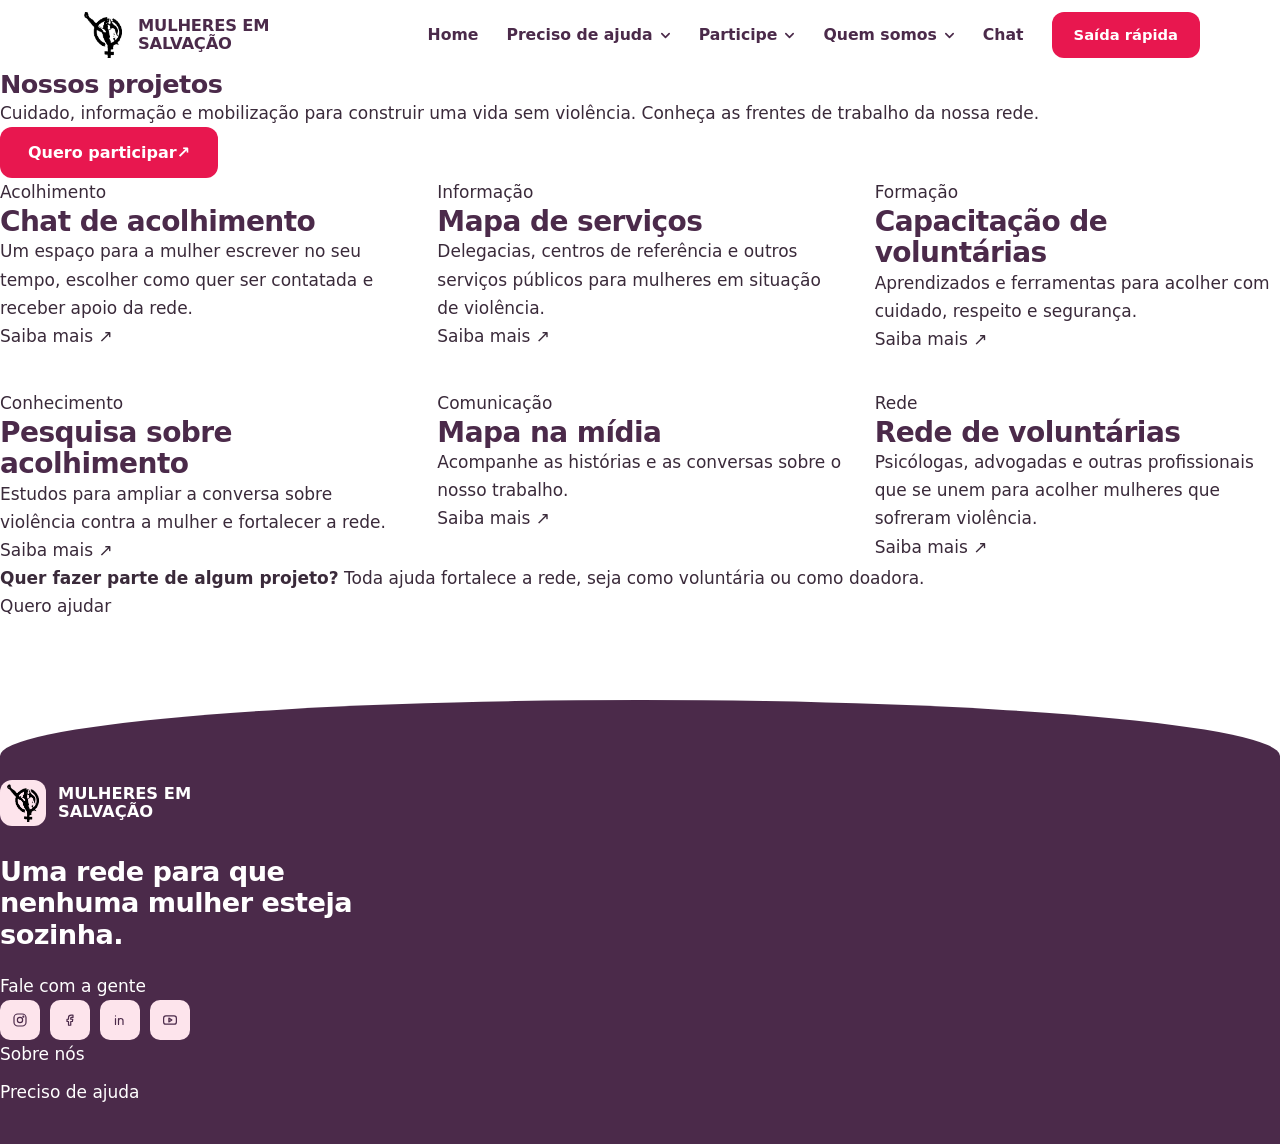
<file: projetos.html>
<!DOCTYPE html>
<html lang="pt-BR">
<head>
  <meta charset="UTF-8">
  <meta name="viewport" content="width=device-width, initial-scale=1">
  <title>Nossos projetos — Mulheres em Salvação</title>

  <link rel="preconnect" href="https://fonts.googleapis.com">
  <link rel="preconnect" href="https://fonts.gstatic.com" crossorigin>
  <link href="https://fonts.googleapis.com/css2?family=Roboto:wght@400;500;700&family=Lexend:wght@400;500;700&display=swap" rel="stylesheet">

  <link rel="stylesheet" href="style.css">
</head>
<body>

  <header>
    <div class="cabecalho">
      <a class="logo" href="index.html" aria-label="Mulheres em Salvação — início">
        <img src="Logo.png" alt="">
        <span>MULHERES EM<br>SALVAÇÃO</span>
      </a>

      <nav aria-label="Principal">
        <a href="index.html">Home</a>

        <div class="menu-suspenso">
          <button class="menu-botao" type="button" aria-expanded="false" aria-haspopup="true">
            Preciso de ajuda
            <svg viewBox="0 0 12 12" aria-hidden="true"><path d="M2 4l4 4 4-4"/></svg>
          </button>
          <ul class="menu-lista">
            <li><a href="acolhimento.html">Como ser acolhida</a></li>
            <li><a href="mapa.html">Mapa de serviços</a></li>
            <li><a href="fale-com-a-rede.html">Fale com a nossa rede</a></li>
          </ul>
        </div>

        <div class="menu-suspenso">
          <button class="menu-botao" type="button" aria-expanded="false" aria-haspopup="true">
            Participe
            <svg viewBox="0 0 12 12" aria-hidden="true"><path d="M2 4l4 4 4-4"/></svg>
          </button>
          <ul class="menu-lista">
            <li><a href="voluntariado.html">Quero ser voluntária</a></li>
            <li><a href="capacitacao.html">Capacitação de voluntárias</a></li>
            <li><a href="doacao.html">Quero doar</a></li>
          </ul>
        </div>

        <div class="menu-suspenso">
          <button class="menu-botao" type="button" aria-expanded="false" aria-haspopup="true">
            Quem somos
            <svg viewBox="0 0 12 12" aria-hidden="true"><path d="M2 4l4 4 4-4"/></svg>
          </button>
          <ul class="menu-lista">
            <li><a href="projetos.html">Nossos projetos</a></li>
            <li><a href="pesquisa.html">Pesquisa sobre acolhimento</a></li>
            <li><a href="midia.html">Mapa na mídia</a></li>
            <li><a href="equipe.html">Nossa equipe</a></li>
          </ul>
        </div>

        <a href="fale-com-a-rede.html" data-abrir-chat>Chat</a>
        <a class="saida" href="https://www.google.com" rel="noopener">Saída rápida</a>
      </nav>
    </div>
  </header>

  <main>
    <section class="apoio">

      <!-- Topo da página -->
      <div class="pag-topo">
        <h1>Nossos projetos</h1>
        <p>Cuidado, informação e mobilização para construir uma vida sem violência. Conheça as frentes de trabalho da nossa rede.</p>
        <div class="pag-acoes">
          <a class="botao botao-principal" href="voluntariado.html">Quero participar <span aria-hidden="true">↗</span></a>
        </div>
      </div>

      <!-- Lista de projetos -->
      <div class="projetos-grade">

        <a class="projeto-card pc-rosa" href="fale-com-a-rede.html">
          <div>
            <span class="projeto-etiqueta">Acolhimento</span>
            <h2>Chat de acolhimento</h2>
            <p>Um espaço para a mulher escrever no seu tempo, escolher como quer ser contatada e receber apoio da rede.</p>
          </div>
          <span class="projeto-mais">Saiba mais <span aria-hidden="true">↗</span></span>
        </a>

        <a class="projeto-card pc-lilas" href="mapa.html">
          <div>
            <span class="projeto-etiqueta">Informação</span>
            <h2>Mapa de serviços</h2>
            <p>Delegacias, centros de referência e outros serviços públicos para mulheres em situação de violência.</p>
          </div>
          <span class="projeto-mais">Saiba mais <span aria-hidden="true">↗</span></span>
        </a>

        <a class="projeto-card pc-escuro" href="capacitacao.html">
          <div>
            <span class="projeto-etiqueta">Formação</span>
            <h2>Capacitação de voluntárias</h2>
            <p>Aprendizados e ferramentas para acolher com cuidado, respeito e segurança.</p>
          </div>
          <span class="projeto-mais">Saiba mais <span aria-hidden="true">↗</span></span>
        </a>

        <a class="projeto-card pc-claro" href="pesquisa.html">
          <div>
            <span class="projeto-etiqueta">Conhecimento</span>
            <h2>Pesquisa sobre acolhimento</h2>
            <p>Estudos para ampliar a conversa sobre violência contra a mulher e fortalecer a rede.</p>
          </div>
          <span class="projeto-mais">Saiba mais <span aria-hidden="true">↗</span></span>
        </a>

        <a class="projeto-card pc-pessego" href="midia.html">
          <div>
            <span class="projeto-etiqueta">Comunicação</span>
            <h2>Mapa na mídia</h2>
            <p>Acompanhe as histórias e as conversas sobre o nosso trabalho.</p>
          </div>
          <span class="projeto-mais">Saiba mais <span aria-hidden="true">↗</span></span>
        </a>

        <a class="projeto-card pc-faixa" href="voluntariado.html">
          <div>
            <span class="projeto-etiqueta">Rede</span>
            <h2>Rede de voluntárias</h2>
            <p>Psicólogas, advogadas e outras profissionais que se unem para acolher mulheres que sofreram violência.</p>
          </div>
          <span class="projeto-mais">Saiba mais <span aria-hidden="true">↗</span></span>
        </a>

      </div>

      <!-- Convite -->
      <div class="alerta" role="note">
        <p><strong>Quer fazer parte de algum projeto?</strong> Toda ajuda fortalece a rede, seja como voluntária ou como doadora.</p>
        <a class="botao-alerta" href="voluntariado.html">Quero ajudar</a>
      </div>

      <footer class="rodape">
        <div class="rodape-topo">

          <div class="rodape-marca">
            <a class="rodape-logo" href="index.html">
              <img src="Logo.png" alt="">
              <span>MULHERES EM<br>SALVAÇÃO</span>
            </a>
            <p class="rodape-frase">Uma rede para que nenhuma mulher esteja sozinha.</p>
            <a class="rodape-contato" href="fale-com-a-rede.html">Fale com a gente</a>

            <div class="redes">
              <a href="#instagram" aria-label="Instagram">
                <svg viewBox="0 0 24 24" aria-hidden="true"><rect x="4" y="4" width="16" height="16" rx="5"/><circle cx="12" cy="12" r="3.500"/><circle cx="16.500" cy="7.500" r=".6"/></svg>
              </a>
              <a href="#facebook" aria-label="Facebook">
                <svg viewBox="0 0 24 24" aria-hidden="true"><path d="M14 8.500h2V5.500h-2.500A3.500 3.500 0 0010 9v2H8v3h2v5h3v-5h2.200l.5-3H13V9.500c0-.6.4-1 1-1z"/></svg>
              </a>
              <a href="#linkedin" aria-label="LinkedIn">
                <svg viewBox="0 0 24 24" aria-hidden="true"><path d="M6 10v8M6 6.500v.1M10 18v-8M10 13a3 3 0 016 0v5"/></svg>
              </a>
              <a href="#youtube" aria-label="YouTube">
                <svg viewBox="0 0 24 24" aria-hidden="true"><rect x="3.500" y="6.500" width="17" height="11" rx="3"/><path d="M10.500 9.500l4 2.500-4 2.500z"/></svg>
              </a>
            </div>
          </div>

          <nav class="rodape-links" aria-label="Rodapé">
            <ul>
              <li><a href="equipe.html">Sobre nós</a></li>
              <li><a href="acolhimento.html">Preciso de ajuda</a></li>
</file>
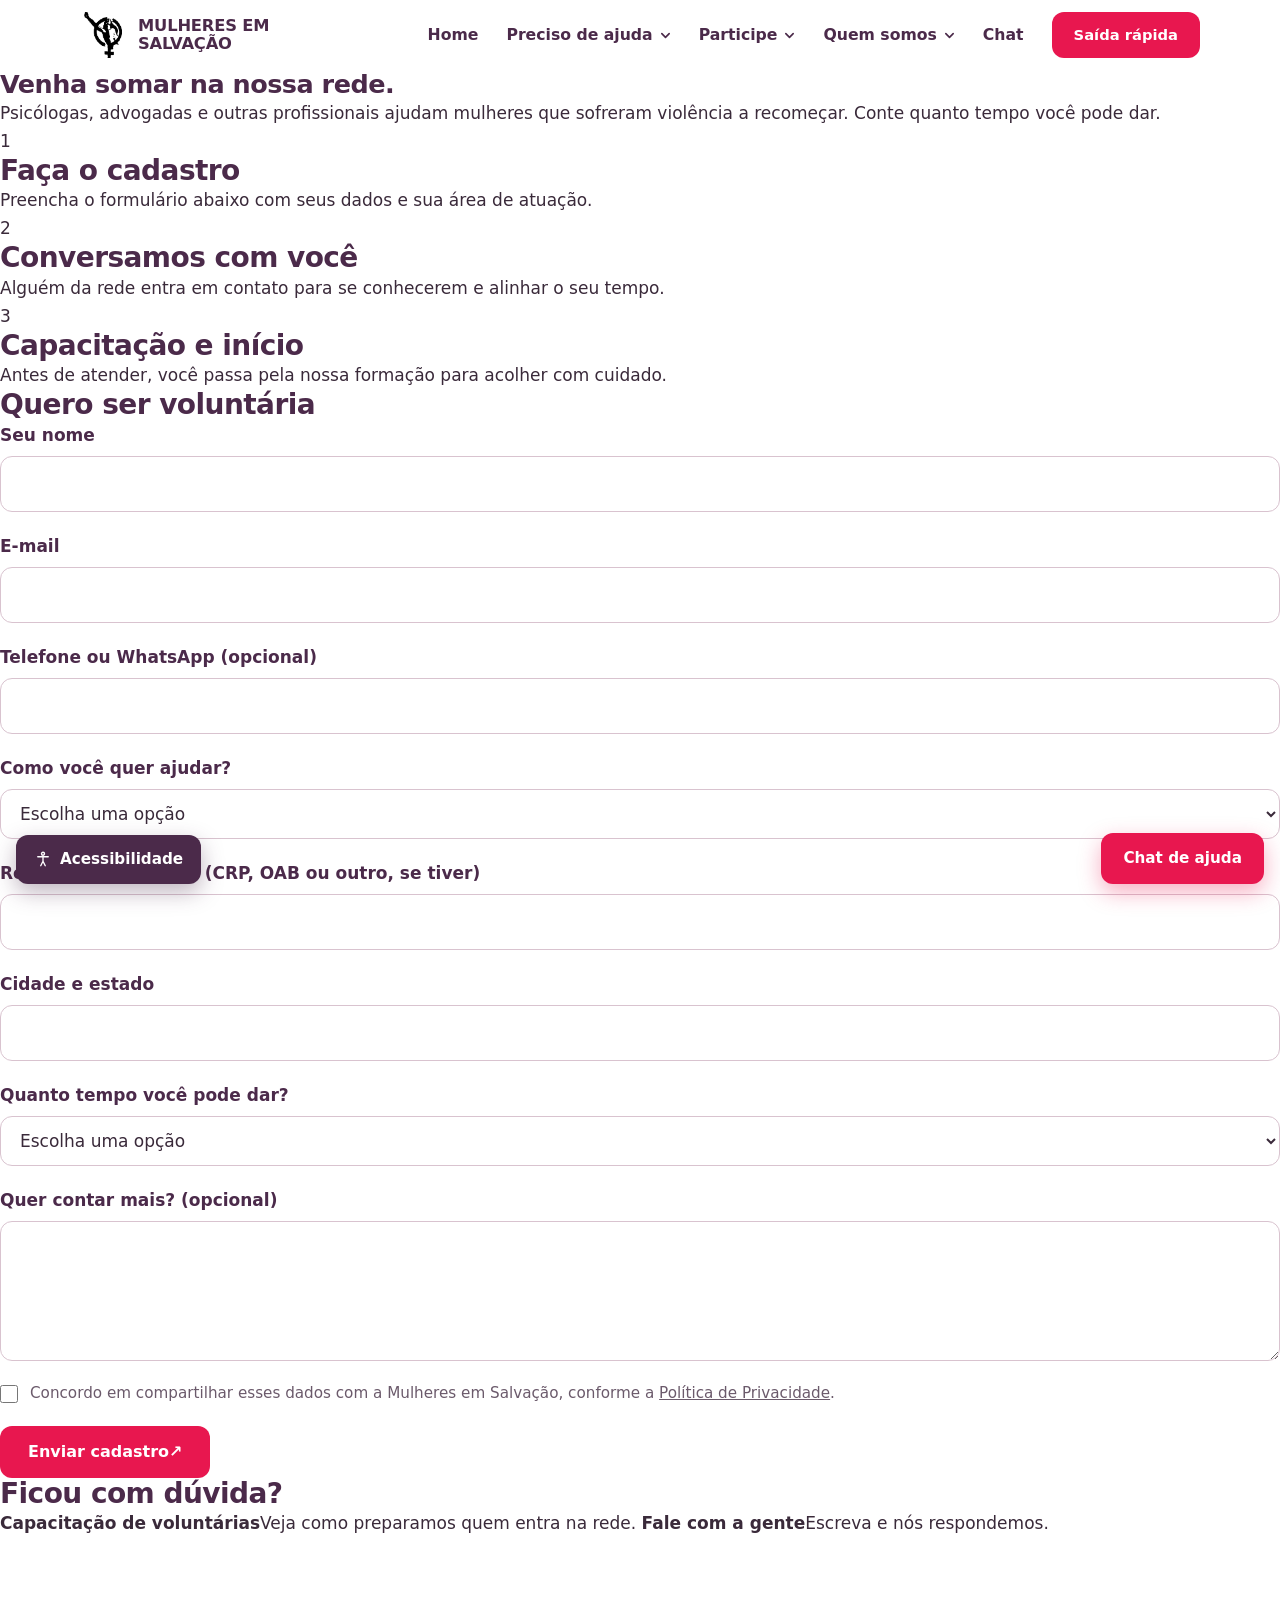
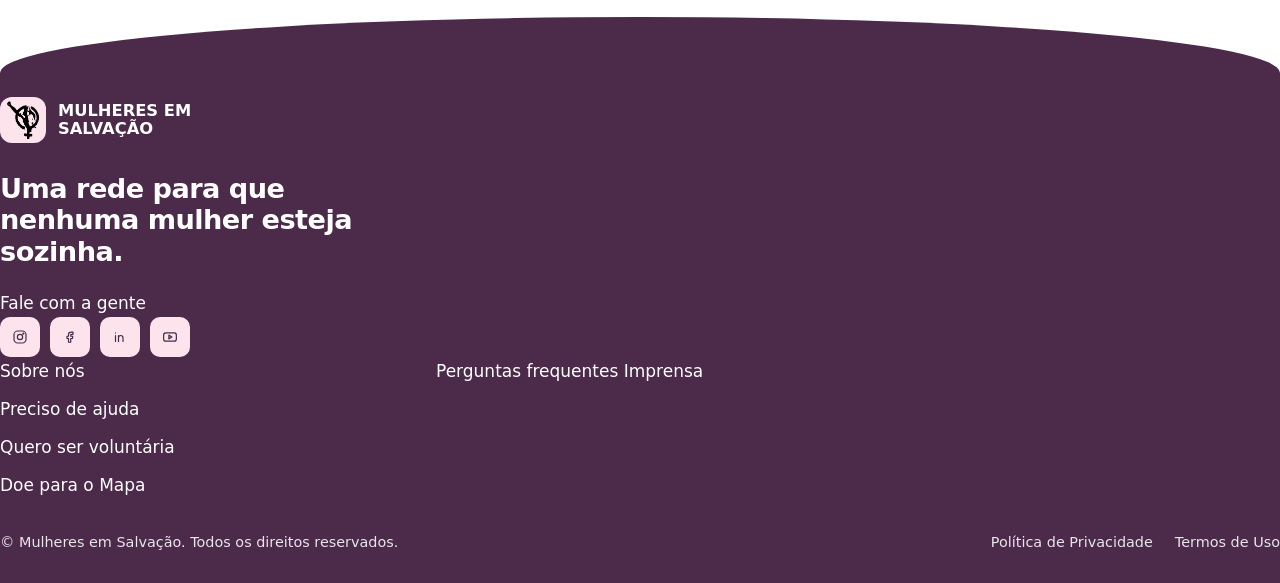
<file: voluntariado.html>
<!DOCTYPE html>
<html lang="pt-BR">
<head>
  <meta charset="UTF-8">
  <meta name="viewport" content="width=device-width, initial-scale=1">
  <title>Quero ser voluntária — Mulheres em Salvação</title>

  <link rel="preconnect" href="https://fonts.googleapis.com">
  <link rel="preconnect" href="https://fonts.gstatic.com" crossorigin>
  <link href="https://fonts.googleapis.com/css2?family=Roboto:wght@400;500;700&family=Lexend:wght@400;500;700&display=swap" rel="stylesheet">

  <link rel="stylesheet" href="style.css">
</head>
<body>

  <header>
    <div class="cabecalho">
      <a class="logo" href="index.html" aria-label="Mulheres em Salvação — início">
        <img src="Logo.png" alt="">
        <span>MULHERES EM<br>SALVAÇÃO</span>
      </a>

      <nav aria-label="Principal">
        <a href="index.html">Home</a>

        <div class="menu-suspenso">
          <button class="menu-botao" type="button" aria-expanded="false" aria-haspopup="true">
            Preciso de ajuda
            <svg viewBox="0 0 12 12" aria-hidden="true"><path d="M2 4l4 4 4-4"/></svg>
          </button>
          <ul class="menu-lista">
            <li><a href="acolhimento.html">Como ser acolhida</a></li>
            <li><a href="mapa.html">Mapa de serviços</a></li>
            <li><a href="fale-com-a-rede.html">Fale com a nossa rede</a></li>
          </ul>
        </div>

        <div class="menu-suspenso">
          <button class="menu-botao" type="button" aria-expanded="false" aria-haspopup="true">
            Participe
            <svg viewBox="0 0 12 12" aria-hidden="true"><path d="M2 4l4 4 4-4"/></svg>
          </button>
          <ul class="menu-lista">
            <li><a href="voluntariado.html">Quero ser voluntária</a></li>
            <li><a href="capacitacao.html">Capacitação de voluntárias</a></li>
            <li><a href="doacao.html">Quero doar</a></li>
          </ul>
        </div>

        <div class="menu-suspenso">
          <button class="menu-botao" type="button" aria-expanded="false" aria-haspopup="true">
            Quem somos
            <svg viewBox="0 0 12 12" aria-hidden="true"><path d="M2 4l4 4 4-4"/></svg>
          </button>
          <ul class="menu-lista">
            <li><a href="projetos.html">Nossos projetos</a></li>
            <li><a href="pesquisa.html">Pesquisa sobre acolhimento</a></li>
            <li><a href="midia.html">Mapa na mídia</a></li>
            <li><a href="equipe.html">Nossa equipe</a></li>
          </ul>
        </div>

        <a href="fale-com-a-rede.html" data-abrir-chat>Chat</a>
        <a class="saida" href="https://www.google.com" rel="noopener">Saída rápida</a>
      </nav>
    </div>
  </header>

  <main>
    <section class="apoio">

      <div class="pag-topo">
        <h1>Venha somar na nossa rede.</h1>
        <p>Psicólogas, advogadas e outras profissionais ajudam mulheres que sofreram violência a recomeçar. Conte quanto tempo você pode dar.</p>
      </div>

      <div class="passos">
        <article class="passo">
          <span class="passo-numero">1</span>
          <h2>Faça o cadastro</h2>
          <p>Preencha o formulário abaixo com seus dados e sua área de atuação.</p>
        </article>
        <article class="passo">
          <span class="passo-numero">2</span>
          <h2>Conversamos com você</h2>
          <p>Alguém da rede entra em contato para se conhecerem e alinhar o seu tempo.</p>
        </article>
        <article class="passo">
          <span class="passo-numero">3</span>
          <h2>Capacitação e início</h2>
          <p>Antes de atender, você passa pela nossa formação para acolher com cuidado.</p>
        </article>
      </div>

      <div class="contato-grade">
        <div class="form-card">
          <h2>Quero ser voluntária</h2>
          <form id="form-vol" novalidate>
            <div class="campo"><label for="nome">Seu nome</label><input type="text" id="nome" name="nome" autocomplete="name"></div>
            <div class="campo"><label for="email">E-mail</label><input type="email" id="email" name="email" autocomplete="email"></div>
            <div class="campo"><label for="tel">Telefone ou WhatsApp (opcional)</label><input type="tel" id="tel" name="tel" autocomplete="tel"></div>
            <div class="campo">
              <label for="area">Como você quer ajudar?</label>
              <select id="area" name="area">
                <option value="">Escolha uma opção</option>
                <option>Psicóloga</option>
                <option>Advogada</option>
                <option>Assistente social</option>
                <option>Outra área</option>
              </select>
            </div>
            <div class="campo"><label for="registro">Registro profissional (CRP, OAB ou outro, se tiver)</label><input type="text" id="registro" name="registro"></div>
            <div class="campo"><label for="cidade">Cidade e estado</label><input type="text" id="cidade" name="cidade"></div>
            <div class="campo">
              <label for="tempo">Quanto tempo você pode dar?</label>
              <select id="tempo" name="tempo">
                <option value="">Escolha uma opção</option>
                <option>Algumas horas por mês</option>
                <option>Algumas horas por semana</option>
                <option>Plantões</option>
                <option>A combinar</option>
              </select>
            </div>
            <div class="campo"><label for="msg">Quer contar mais? (opcional)</label><textarea id="msg" name="msg" rows="4"></textarea></div>
            <label class="aceite">
              <input type="checkbox" id="aceite" name="aceite">
              <span>Concordo em compartilhar esses dados com a Mulheres em Salvação, conforme a <a href="#privacidade">Política de Privacidade</a>.</span>
            </label>
            <p class="erro" id="erro" role="alert" hidden></p>
            <button class="botao botao-principal" type="submit">Enviar cadastro <span aria-hidden="true">↗</span></button>
          </form>
          <div class="sucesso" id="sucesso" role="status" hidden>
            <h3>Recebemos o seu cadastro.</h3>
            <p>Obrigada por querer somar. Vamos entrar em contato com você.</p>
          </div>
        </div>

        <aside class="canais" aria-label="Mais informações">
          <h2>Ficou com dúvida?</h2>
          <a class="canal" href="capacitacao.html"><strong>Capacitação de voluntárias</strong><span>Veja como preparamos quem entra na rede.</span></a>
          <a class="canal" href="fale-com-a-rede.html"><strong>Fale com a gente</strong><span>Escreva e nós respondemos.</span></a>
        </aside>
      </div>

      <footer class="rodape">
        <div class="rodape-topo">

          <div class="rodape-marca">
            <a class="rodape-logo" href="index.html">
              <img src="Logo.png" alt="">
              <span>MULHERES EM<br>SALVAÇÃO</span>
            </a>
            <p class="rodape-frase">Uma rede para que nenhuma mulher esteja sozinha.</p>
            <a class="rodape-contato" href="fale-com-a-rede.html">Fale com a gente</a>

            <div class="redes">
              <a href="#instagram" aria-label="Instagram">
                <svg viewBox="0 0 24 24" aria-hidden="true"><rect x="4" y="4" width="16" height="16" rx="5"/><circle cx="12" cy="12" r="3.500"/><circle cx="16.500" cy="7.500" r=".6"/></svg>
              </a>
              <a href="#facebook" aria-label="Facebook">
                <svg viewBox="0 0 24 24" aria-hidden="true"><path d="M14 8.500h2V5.500h-2.500A3.500 3.500 0 0010 9v2H8v3h2v5h3v-5h2.200l.5-3H13V9.500c0-.6.4-1 1-1z"/></svg>
              </a>
              <a href="#linkedin" aria-label="LinkedIn">
                <svg viewBox="0 0 24 24" aria-hidden="true"><path d="M6 10v8M6 6.500v.1M10 18v-8M10 13a3 3 0 016 0v5"/></svg>
              </a>
              <a href="#youtube" aria-label="YouTube">
                <svg viewBox="0 0 24 24" aria-hidden="true"><rect x="3.500" y="6.500" width="17" height="11" rx="3"/><path d="M10.500 9.500l4 2.500-4 2.500z"/></svg>
              </a>
            </div>
          </div>

          <nav class="rodape-links" aria-label="Rodapé">
            <ul>
              <li><a href="equipe.html">Sobre nós</a></li>
              <li><a href="acolhimento.html">Preciso de ajuda</a></li>
              <li><a href="voluntariado.html">Quero ser voluntária</a></li>
              <li><a href="doacao.html">Doe para o Mapa</a></li>
            </ul>
            <div class="rodape-extras">
              <a href="index.html#faq">Perguntas frequentes</a>
              <a href="midia.html">Imprensa</a>
            </div>
          </nav>

        </div>

        <div class="rodape-base">
          <span>© Mulheres em Salvação. Todos os direitos reservados.</span>
          <span class="rodape-legal">
            <a href="#privacidade">Política de Privacidade</a>
            <a href="#termos">Termos de Uso</a>
          </span>
        </div>
      </footer>

    </section>
  </main>

  <script>
    var form = document.getElementById('form-vol'), erro = document.getElementById('erro'), sucesso = document.getElementById('sucesso');
    function mostrarErro(t) { erro.textContent = t; erro.hidden = false; }
    form.addEventListener('submit', function (e) {
      e.preventDefault(); erro.hidden = true;
      if (!form.nome.value.trim()) { return mostrarErro('Escreva o seu nome.'); }
      if (!form.email.value.trim() || form.email.value.indexOf('@') < 1) { return mostrarErro('Informe um e-mail válido.'); }
      if (!form.area.value) { return mostrarErro('Escolha como você quer ajudar.'); }
      if (!form.cidade.value.trim()) { return mostrarErro('Informe sua cidade e estado.'); }
      if (!form.aceite.checked) { return mostrarErro('Marque a caixa de concordância para enviar.'); }
      /* AQUI entra o envio ao servidor: fetch('/api/voluntarias', { method: 'POST', body: new FormData(form) }) */
      form.hidden = true; sucesso.hidden = false;
      sucesso.scrollIntoView({ behavior: 'smooth', block: 'center' });
    });
  </script>

  <script src="site.js" defer></script>
  <script src="acessibilidade.js" defer></script>

</body>
</html>
</file>
<file: style.css>
/* ============ Cores, fontes e medidas ============ */
:root {
  --ameixa: #4b2a4a;
  --ameixa-escura: #321a33;
  --rosa: #fde4ec;
  --rosa-medio: #f7c4d6;
  --neutro: #f5f0f3;
  --coral: #e8174f;
  --barro: #c98a7a;
  --texto: #3a2a3a;
  --cinza: #6b5a6b;
  --linha: #e6d6de;
  --largura: 70rem;
  --sec: clamp(56px, 7vw, 88px);
  --fonte-titulo: "Bricolage Grotesque", "Trebuchet MS", system-ui, sans-serif;
  --fonte-corpo: "Nunito Sans", "Segoe UI", system-ui, -apple-system, sans-serif;

  /* três medidas de canto, cada uma com um papel */
  --r-controle: 12px;
  --r-painel: 20px;
  --r-arco: 999px 999px 20px 20px;
}

/* ============ Base ============ */
* { box-sizing: border-box; margin: 0; padding: 0; }
html { scroll-behavior: smooth; }

body {
  font-family: var(--fonte-corpo);
  font-size: 1.0625rem;
  line-height: 1.65;
  color: var(--texto);
  background: #fff;
}

[hidden] { display: none !important; }
a { color: inherit; text-decoration: none; }
img { max-width: 100%; }
:focus-visible { outline: 3px solid var(--coral); outline-offset: 3px; }

.sr-only {
  position: absolute;
  width: 1px;
  height: 1px;
  overflow: hidden;
  clip: rect(0 0 0 0);
  white-space: nowrap;
}

h1, h2, h3 {
  font-family: var(--fonte-titulo);
  font-weight: 600;
  line-height: 1.12;
  letter-spacing: -.02em;
  color: var(--ameixa);
}
h2 { font-size: 1.75rem; }
h3 { font-size: 1.2rem; }

.miolo { width: min(var(--largura), calc(100% - 48px)); margin: 0 auto; }

/* ============ Botões ============ */
.botao {
  display: inline-flex;
  align-items: center;
  justify-content: center;
  padding: 14px 26px;
  border: 2px solid transparent;
  border-radius: var(--r-controle);
  font: inherit;
  font-size: 1rem;
  font-weight: 700;
  line-height: 1.2;
  cursor: pointer;
  transition: background-color .15s, color .15s, border-color .15s;
}
.botao-principal { background: var(--coral); color: #fff; }
.botao-principal:hover { background: #c90f42; }
.botao-contorno { border-color: var(--ameixa); color: var(--ameixa); background: transparent; }
.botao-contorno:hover { background: var(--ameixa); color: #fff; }
.botao-claro { background: #fff; color: var(--ameixa); }
.botao-claro:hover { background: var(--rosa); }

/* ============ Cabeçalho ============ */
.site-topo {
  position: sticky;
  top: 0;
  z-index: 60;
  background: rgba(255, 255, 255, .95);
  backdrop-filter: blur(8px);
  border-bottom: 1px solid var(--linha);
}

.cabecalho {
  width: min(var(--largura), calc(100% - 48px));
  margin: 0 auto;
  display: flex;
  align-items: center;
  gap: 28px;
  padding: 12px 0;
}

.logo {
  display: flex;
  align-items: center;
  gap: 12px;
  font-family: var(--fonte-titulo);
  font-weight: 700;
  font-size: 1.02rem;
  line-height: 1.1;
  letter-spacing: -.01em;
  color: var(--ameixa);
}
.logo img { width: 46px; height: 46px; object-fit: contain; }

.cabecalho nav {
  display: flex;
  align-items: center;
  gap: 28px;
  margin-left: auto;
  font-size: .98rem;
  font-weight: 700;
  color: var(--ameixa);
}
.cabecalho nav > a:hover,
.menu-botao:hover { color: var(--coral); }

.saida {
  background: var(--coral);
  color: #fff;
  padding: 11px 22px;
  border-radius: var(--r-controle);
  font-size: .92rem;
  font-weight: 700;
  white-space: nowrap;
  transition: background-color .15s;
}
.saida:hover { background: #c90f42; }

.menu-suspenso { position: relative; }

.menu-botao {
  display: inline-flex;
  align-items: center;
  gap: 7px;
  background: none;
  border: 0;
  padding: 0;
  font: inherit;
  color: inherit;
  cursor: pointer;
}
.menu-botao svg {
  width: 11px;
  height: 11px;
  fill: none;
  stroke: currentColor;
  stroke-width: 1.8;
  stroke-linecap: round;
  stroke-linejoin: round;
  transition: transform .2s;
}

.menu-lista {
  list-style: none;
  position: absolute;
  top: calc(100% + 14px);
  left: -18px;
  min-width: 270px;
  padding: 8px;
  background: #fff;
  border: 1px solid var(--linha);
  border-radius: 16px;
  box-shadow: 0 16px 36px rgba(75, 42, 75, .14);
  opacity: 0;
  visibility: hidden;
  transform: translateY(-6px);
  transition: opacity .2s, transform .2s, visibility .2s;
}
.menu-suspenso:hover .menu-lista,
.menu-suspenso:focus-within .menu-lista,
.menu-suspenso.aberto .menu-lista {
  opacity: 1;
  visibility: visible;
  transform: translateY(0);
}
.menu-suspenso:hover .menu-botao svg,
.menu-suspenso.aberto .menu-botao svg { transform: rotate(180deg); }
.menu-suspenso::after { content: ""; position: absolute; left: 0; right: 0; top: 100%; height: 16px; }

.menu-lista a {
  display: block;
  padding: 11px 14px;
  border-radius: 10px;
  font-weight: 700;
  color: var(--ameixa);
}
.menu-lista a:hover { background: var(--rosa); }

.menu-toggle { display: none; }

/* ============ Ondas ============ */
.pag-cabeca::after,
.hero::after,
.dc-hero::after,
.doacao::after,
.equipe-secao::after {
  content: "";
  position: absolute;
  left: 0;
  right: 0;
  bottom: -1px;
  height: 56px;
  background: url("data:image/svg+xml,%3Csvg xmlns='http://www.w3.org/2000/svg' viewBox='0 0 1440 60' preserveAspectRatio='none'%3E%3Cpath fill='%23ffffff' d='M0 60V30C220 -6 460 -6 720 24s500 30 720-4V60z'/%3E%3C/svg%3E") center bottom / 100% 100% no-repeat;
}

.video-bloco, .doacao, .equipe-secao { position: relative; }
.video-bloco::before, .doacao::before, .equipe-secao::before {
  content: "";
  position: absolute;
  left: 0;
  right: 0;
  top: -55px;
  height: 56px;
  background-repeat: no-repeat;
  background-size: 100% 100%;
}
.video-bloco::before { background-image: url("data:image/svg+xml,%3Csvg xmlns='http://www.w3.org/2000/svg' viewBox='0 0 1440 60' preserveAspectRatio='none'%3E%3Cpath fill='%234b2a4a' d='M0 60V30C220 66 460 62 720 34s500-38 720-6V60z'/%3E%3C/svg%3E"); }
.doacao::before { background-image: url("data:image/svg+xml,%3Csvg xmlns='http://www.w3.org/2000/svg' viewBox='0 0 1440 60' preserveAspectRatio='none'%3E%3Cpath fill='%23fde4ec' d='M0 60V26C240 -4 500 -6 760 24s460 28 680-4V60z'/%3E%3C/svg%3E"); }
.equipe-secao::before { background-image: url("data:image/svg+xml,%3Csvg xmlns='http://www.w3.org/2000/svg' viewBox='0 0 1440 60' preserveAspectRatio='none'%3E%3Cpath fill='%23fde4ec' d='M0 60V34C260 66 480 60 740 30s460-34 700-4V60z'/%3E%3C/svg%3E"); }

/* ============ Topo das páginas internas ============ */
.pag-cabeca {
  position: relative;
  background: var(--rosa);
  padding: 56px 0 100px;
  overflow: hidden;
}
.pag-grade {
  position: relative;
  z-index: 1;
  display: grid;
  grid-template-columns: 1.2fr .8fr;
  gap: 56px;
  align-items: center;
}
.pag-grade.sozinho { grid-template-columns: minmax(0, 46rem); }
.pag-cabeca h1 { font-size: clamp(2rem, 3.8vw, 3rem); max-width: 16em; }
.pag-imagem { width: min(100%, 380px); aspect-ratio: 1 / 1.02; border-radius: var(--r-arco); overflow: hidden; justify-self: end; background: var(--rosa-medio); }
.pag-imagem img { width: 100%; height: 100%; object-fit: cover; display: block; }
.lead { font-size: 1.15rem; line-height: 1.6; max-width: 54ch; margin-top: 18px; }
.destaque {
  font-family: var(--fonte-titulo);
  font-weight: 700;
  font-size: clamp(1.9rem, 4vw, 3rem);
  line-height: 1.15;
  letter-spacing: -.025em;
  color: var(--ameixa);
  max-width: 20em;
}

.corpo { padding-bottom: 24px; }


/* quadros com telefones e resumo */
.ed-agora, .resumo {
  background: #fff;
  border-radius: var(--r-painel);
  padding: 24px 28px;
}
.ed-rotulo {
  font-size: .95rem;
  font-weight: 700;
  color: var(--cinza);
  margin-bottom: 6px;
}
.ed-tel {
  display: flex;
  align-items: baseline;
  gap: 16px;
  padding: 14px 0;
  border-top: 1px solid var(--linha);
}
.ed-agora .ed-rotulo + .ed-tel,
.resumo .ed-rotulo + .ed-tel { border-top: 0; }
.ed-tel strong {
  font-family: var(--fonte-titulo);
  font-size: 2.2rem;
  line-height: 1;
  font-weight: 700;
  letter-spacing: -.03em;
  color: var(--ameixa);
  min-width: 3.3ch;
}
.ed-tel span { color: var(--cinza); }
.ed-tel-190 strong { color: var(--coral); }
a.ed-tel:hover span { text-decoration: underline; }
.ed-tel-peq strong { font-size: 1.7rem; min-width: 5ch; }

/* ============ Seções de texto ============ */
.ed-secao {
  display: grid;
  grid-template-columns: minmax(200px, 300px) 1fr;
  gap: 48px;
  padding: 56px 0;
  border-top: 1px solid var(--linha);
}
.corpo > .ed-secao:first-child { border-top: 0; padding-top: 24px; }
.ed-secao > h2 { font-size: 1.55rem; }

.ed-texto p { line-height: 1.7; max-width: 60ch; margin-bottom: 14px; }
.ed-texto .ed-rotulo { color: var(--coral); margin-bottom: 4px; }
.ed-apoio { margin-top: 32px; }
.ed-meta { display: block; margin-top: 10px; font-size: .9rem; color: var(--cinza); }

.ed-link {
  display: inline-block;
  margin-top: 14px;
  font-weight: 700;
  color: var(--ameixa);
  border-bottom: 2px solid var(--coral);
  transition: color .15s;
}
.ed-link:hover { color: var(--coral); }
.ed-texto p .ed-link, .ed-fontes .ed-link { display: inline; margin-top: 0; }

.ed-lista { list-style: none; counter-reset: passo; }
.ed-lista li {
  counter-increment: passo;
  display: grid;
  grid-template-columns: 56px 1fr;
  gap: 10px;
  padding: 0 0 28px;
  line-height: 1.65;
}
.ed-lista li:last-child { padding-bottom: 0; }
.ed-lista li::before {
  content: counter(passo);
  font-family: var(--fonte-titulo);
  font-size: 2.3rem;
  font-weight: 700;
  line-height: 1;
  color: var(--coral);
}
.ed-lista strong { color: var(--ameixa); }

.ed-perguntas > div { padding: 0 0 28px; }
.ed-perguntas > div:last-child { padding-bottom: 0; }
.ed-perguntas h3 { font-size: 1.3rem; margin-bottom: 8px; }
.ed-perguntas p { max-width: 60ch; line-height: 1.7; }

.lista-ajuda { list-style: none; }
.lista-ajuda li {
  display: grid;
  gap: 3px;
  padding: 18px 0;
  border-bottom: 1px solid var(--linha);
}
.lista-ajuda li:first-child { padding-top: 0; }
.lista-ajuda strong { font-family: var(--fonte-titulo); font-size: 1.15rem; font-weight: 700; letter-spacing: -.01em; color: var(--ameixa); }
.lista-ajuda span { color: var(--cinza); line-height: 1.6; max-width: 60ch; }

.ed-nota {
  background: var(--rosa);
  border-left: 4px solid var(--coral);
  border-radius: 0 var(--r-controle) var(--r-controle) 0;
  padding: 20px 26px;
  margin: 8px 0 32px;
  line-height: 1.65;
}

.chamada-final {
  display: flex;
  justify-content: space-between;
  align-items: center;
  gap: 24px;
  margin: 24px 0 8px;
  padding: 34px 40px;
  background: var(--ameixa);
  color: #fff;
  border-radius: var(--r-painel);
}
.chamada-final p { font-family: var(--fonte-titulo); font-weight: 700; font-size: 1.4rem; line-height: 1.25; letter-spacing: -.015em; max-width: 22em; }
.chamada-final .botao { flex-shrink: 0; }

.preencher { background: #fff3b0; color: #5a4a00; padding: 0 5px; border-radius: 4px; }

/* ============ Formulários ============ */
.ed-contato {
  display: grid;
  grid-template-columns: 1fr 1.2fr;
  gap: 64px;
  padding: 24px 0 40px;
  align-items: start;
}
.ed-contato-texto .ed-rotulo { margin-top: 30px; }
.ed-contato-texto .ed-rotulo:first-child { margin-top: 0; }
.ed-contato-form {
  background: #fff;
  border: 1.5px solid var(--linha);
  border-radius: var(--r-painel);
  padding: 36px;
}

.campo { display: grid; gap: 7px; margin-bottom: 20px; }
.campo label,
.ed-opcoes legend { font-weight: 700; color: var(--ameixa); }
.campo small { font-size: .9rem; color: var(--cinza); }

.campo input,
.campo select,
.campo textarea,
.newsletter-form input {
  width: 100%;
  padding: 13px 15px;
  border: 1.5px solid #d9c3cf;
  border-radius: var(--r-controle);
  background: #fff;
  font: inherit;
  color: var(--texto);
}
.campo textarea { resize: vertical; min-height: 130px; }
.campo input:focus,
.campo select:focus,
.campo textarea:focus,
.newsletter-form input:focus {
  border-color: var(--ameixa);
  outline: 3px solid rgba(232, 23, 79, .25);
  outline-offset: 0;
}

.ed-opcoes { border: 0; margin: 0 0 22px; }
.ed-opcoes legend { margin-bottom: 10px; padding: 0; }
.ed-opcoes label {
  display: flex;
  align-items: center;
  gap: 12px;
  padding: 12px 15px;
  margin-bottom: 8px;
  border: 1.5px solid #d9c3cf;
  border-radius: var(--r-controle);
  cursor: pointer;
  transition: background-color .15s, border-color .15s;
}
.ed-opcoes label:hover { background: var(--neutro); }
.ed-opcoes label:has(input:checked) { background: var(--rosa); border-color: var(--ameixa); }
.ed-opcoes input { width: 18px; height: 18px; accent-color: var(--coral); }

.aceite { display: flex; gap: 12px; align-items: flex-start; font-size: .95rem; color: var(--cinza); margin-bottom: 20px; }
.aceite input { margin-top: 4px; width: 18px; height: 18px; accent-color: var(--coral); flex-shrink: 0; }
.aceite a { text-decoration: underline; }

.erro { background: var(--rosa); color: #a31245; border-radius: var(--r-controle); padding: 12px 16px; margin-bottom: 16px; }
.ed-contato-form .botao { width: 100%; }
.ed-contato-form .ed-nota { margin: 28px 0 0; }

.sucesso h3 { font-size: 1.7rem; margin-bottom: 12px; }
.sucesso p { color: var(--cinza); margin-bottom: 10px; }

/* ============ Rodapé ============ */
.rodape {
  background: var(--ameixa);
  color: #fff;
  margin-top: 80px;
  border-radius: 50% 50% 0 0 / 56px 56px 0 0;
  padding: 80px 0 28px;
}
.rodape-miolo {
  display: grid;
  grid-template-columns: 1.1fr 1.5fr;
  gap: 64px;
  padding-bottom: 44px;
  border-bottom: 1px solid rgba(255, 255, 255, .18);
}
.rodape-logo {
  display: inline-flex;
  align-items: center;
  gap: 12px;
  font-family: var(--fonte-titulo);
  font-weight: 700;
  font-size: 1.02rem;
  line-height: 1.1;
}
.rodape-logo img { width: 46px; height: 46px; object-fit: contain; background: var(--rosa); border-radius: 12px; padding: 4px; }
.rodape-frase { font-family: var(--fonte-titulo); font-weight: 700; font-size: 1.7rem; line-height: 1.15; letter-spacing: -.02em; max-width: 14em; margin: 22px 0; }

.rodape-urgente { display: flex; gap: 12px; flex-wrap: wrap; margin-bottom: 22px; }
.rodape-urgente a {
  display: flex;
  align-items: baseline;
  gap: 10px;
  padding: 10px 18px;
  border: 1.5px solid rgba(255, 255, 255, .35);
  border-radius: var(--r-controle);
}
.rodape-urgente strong { font-family: var(--fonte-titulo); font-size: 1.4rem; }
.rodape-urgente a:hover { background: rgba(255, 255, 255, .1); }

.redes { display: flex; gap: 10px; }
.redes a { width: 40px; height: 40px; border-radius: 10px; background: var(--rosa); display: grid; place-items: center; }
.redes svg { width: 18px; height: 18px; fill: none; stroke: var(--ameixa); stroke-width: 1.6; stroke-linecap: round; stroke-linejoin: round; }
.redes a:hover { background: #fff; }

.rodape-links { display: grid; grid-template-columns: repeat(3, 1fr); gap: 28px; align-content: start; }
.rodape-links h2 { font-family: var(--fonte-corpo); font-size: 1rem; font-weight: 700; letter-spacing: 0; color: var(--rosa-medio); margin-bottom: 14px; }
.rodape-links ul { list-style: none; }
.rodape-links li { margin-bottom: 10px; }
.rodape-links a:hover { text-decoration: underline; }

.rodape-base {
  display: flex;
  justify-content: space-between;
  gap: 16px;
  padding-top: 22px;
  font-size: .9rem;
  opacity: .88;
}
.rodape-legal { display: flex; gap: 22px; }
.rodape-legal a:hover { text-decoration: underline; }

/* ============ Página inicial ============ */
.hero {
  position: relative;
  overflow: hidden;
  color: #fff;
  background:
    linear-gradient(90deg, rgba(75,42,74,.85) 0%, rgba(75,42,74,.55) 40%, rgba(75,42,74,0) 75%),
    url("imagem inicio.png") center / cover no-repeat,
    var(--ameixa);
}
.hero h1 { color: #fff7e6; }
.hero .chamada { color: #fff7e6; text-transform: uppercase; letter-spacing: .06em; font-size: .95rem; }
.hero-grade {
  display: grid;
  grid-template-columns: 1fr;
  gap: 56px;
  align-items: center;
  padding: 120px 0 170px;
  min-height: 70vh;
}
.chamada { font-weight: 700; color: var(--coral); margin-bottom: 16px; }
.hero h1 { font-size: clamp(2.3rem, 4.4vw, 3.6rem); max-width: 11em; }
.hero-texto { margin-top: 22px; max-width: 46ch; font-size: 1.2rem; line-height: 1.6; }
.hero-urgente { margin-top: 30px; color: var(--cinza); }
.hero-urgente a { font-weight: 700; color: var(--ameixa); text-decoration: underline; }

.hero-foto {
  width: min(100%, 420px);
  aspect-ratio: 4 / 5;
  justify-self: center;
  border-radius: var(--r-arco);
  overflow: hidden;
  background: linear-gradient(135deg, #6b3d63, var(--barro));
}
.hero-foto img { width: 100%; height: 100%; object-fit: cover; display: block; }

/* a única animação automática do site: a entrada do topo da home */
@keyframes entrar { from { opacity: 0; transform: translateY(18px); } to { opacity: 1; transform: none; } }
.hero h1, .hero-texto, .hero-urgente, .hero-foto { animation: entrar .8s ease both; }
.hero-texto { animation-delay: .12s; }
.hero-urgente { animation-delay: .22s; }
.hero-foto { animation-delay: .16s; }

.portas {
  position: relative;
  z-index: 2;
  width: min(var(--largura), calc(100% - 48px));
  margin: 20px auto 0;
  display: grid;
  grid-template-columns: 1.15fr 1fr;
  gap: 32px;
}
.porta { border-radius: var(--r-painel); padding: 40px; display: flex; flex-direction: column; align-items: flex-start; }
.porta-escura { background: var(--ameixa); color: #fff; }
.porta-escura h2 { color: #fff; }
.porta-rosa { background: var(--neutro); }
.porta h2 { font-size: 1.55rem; margin: 16px 0 12px; }
.porta p { max-width: 40ch; margin-bottom: 26px; line-height: 1.65; }
.porta .botao { margin-top: auto; }
.icone { width: 44px; height: 44px; fill: none; stroke: currentColor; stroke-width: 1.4; stroke-linejoin: round; }
.porta-rosa .icone { stroke: var(--coral); }
.porta-escura .icone { stroke: var(--rosa-medio); }

.video-bloco { background: var(--ameixa); color: #fff; margin: 70px 0 0; padding: var(--sec) 0; }
.video-grade { display: grid; grid-template-columns: 1fr 1.15fr; gap: 64px; align-items: center; }
.video-bloco h2 { color: #fff; font-size: clamp(1.8rem, 3.4vw, 2.5rem); margin-bottom: 18px; }
.video-bloco p { max-width: 46ch; line-height: 1.65; }
.link-video { display: inline-block; margin-top: 24px; font-weight: 700; border-bottom: 2px solid var(--coral); }
.video-imagem { border-radius: var(--r-painel); overflow: hidden; background: #000; }
.video-imagem iframe, .capa { width: 100%; aspect-ratio: 16 / 9; border: 0; display: block; }
.capa { position: relative; padding: 0; cursor: pointer; background: #000; }
.capa img { width: 100%; height: 100%; object-fit: cover; display: block; }
.play {
  position: absolute; top: 50%; left: 50%; transform: translate(-50%, -50%);
  width: 76px; height: 76px; border-radius: 50%; background: var(--coral);
  display: grid; place-items: center; transition: transform .2s;
}
.play svg { width: 28px; height: 28px; fill: #fff; margin-left: 4px; }
.capa:hover .play { transform: translate(-50%, -50%) scale(1.08); }

.doacao { background: var(--rosa); padding: var(--sec) 0 calc(var(--sec) + 32px); }
.doacao-grade { display: grid; grid-template-columns: 1fr 1.1fr; gap: 64px; align-items: center; }
.doacao-imagem { width: 100%; max-height: 380px; object-fit: contain; }
.doacao h2, .mapa-bloco h2, .equipe h2, .newsletter h2, .movimento h2, .faq h2 { font-size: clamp(1.7rem, 3vw, 2.3rem); margin-bottom: 16px; }
.doacao p, .mapa-bloco p, .equipe p, .newsletter p { max-width: 46ch; line-height: 1.65; margin-bottom: 26px; }

.mapa-secao { padding: var(--sec) 0 0; }
.mapa-bloco {
  background: var(--neutro);
  border-radius: var(--r-painel);
  padding: 52px;
  display: grid;
  grid-template-columns: 1.2fr 1fr;
  gap: 48px;
  align-items: center;
}
.mapa-figura { display: flex; justify-content: center; }
.mapa-figura img { width: 100%; max-width: 300px; object-fit: contain; }

.movimento { padding: var(--sec) 0 0; }
.mov-grade { display: grid; grid-template-columns: repeat(3, 1fr); gap: 18px; margin-top: 28px; }
.mov-card {
  border-radius: var(--r-painel);
  padding: 32px;
  min-height: 260px;
  display: flex;
  flex-direction: column;
  justify-content: space-between;
  gap: 22px;
}
.mov-card h3 { font-size: 1.3rem; margin-bottom: 10px; }
.mov-card p { line-height: 1.6; max-width: 26em; }
.mov-rodape, .mov-link { font-weight: 700; border-bottom: 2px solid currentColor; align-self: flex-start; }
.mov-link { display: inline-block; margin-top: 18px; }
.mov-card:hover .mov-rodape, .mov-card:hover .mov-link { color: var(--coral); }

.mov-projetos { grid-column: span 2; flex-direction: row; align-items: center; background: var(--ameixa); color: #fff; padding: 40px; }
.mov-projetos h3 { color: #fff; font-size: 1.8rem; }
.mov-projetos:hover .mov-link { color: var(--rosa-medio); }
.mov-flor { width: 130px; flex-shrink: 0; fill: none; stroke: var(--rosa-medio); stroke-width: 1.4; stroke-linejoin: round; }

.mov-capacitacao { background: var(--rosa); color: var(--ameixa); }
.mov-pesquisa { background: var(--neutro); color: var(--ameixa); }
.mov-pesquisa p { color: var(--cinza); }

.mov-foto { grid-column: span 2; width: 100%; height: 260px; object-fit: cover; border-radius: var(--r-painel); display: block; }

.equipe-secao { background: var(--rosa); margin-top: var(--sec); padding: var(--sec) 0 calc(var(--sec) + 32px); }
.equipe { display: grid; grid-template-columns: .8fr 1.3fr; gap: 48px; align-items: center; }
.equipe { position: relative; }
.equipe::before {
  content: "";
  position: absolute;
  right: -28px; top: 50%;
  width: 58%; aspect-ratio: 1.15;
  transform: translateY(-48%) rotate(-6deg);
  background: var(--rosa-medio);
  border-radius: 42% 58% 63% 37% / 45% 40% 60% 55%;
}
.equipe > * { position: relative; z-index: 1; }
.equipe-foto {
  width: 100%; aspect-ratio: 5 / 4; object-fit: cover; display: block;
  border-radius: 58% 42% 50% 50% / 52% 46% 54% 48%;
}
@media (max-width: 960px) { .equipe::before { display: none; } .equipe-foto { max-width: 480px; margin: 0 auto; } }

.newsletter-secao { padding: var(--sec) 0 0; }
.newsletter {
  background: var(--ameixa);
  color: #fff;
  border-radius: var(--r-painel);
  padding: 36px;
  display: grid;
  grid-template-columns: 0.9fr 1.3fr;
  gap: 44px;
  align-items: center;
}
.newsletter h2 { color: #fff; }
.newsletter p { margin-bottom: 20px; }
.newsletter-foto { width: 100%; max-width: 300px; height: auto; margin: 0 auto; object-fit: contain; display: block; }
.newsletter-form { display: flex; gap: 10px; margin-bottom: 14px; }
.newsletter-form input { flex: 1; min-width: 0; border-color: transparent; }
.newsletter small { font-size: .9rem; }
.newsletter small a { text-decoration: underline; }

.faq { padding: var(--sec) 0 0; display: grid; grid-template-columns: 180px minmax(0, 720px); gap: 44px; align-items: start; justify-content: center; }
.faq-imagem { width: 100%; }
.faq-sub { color: var(--cinza); margin-bottom: 22px; }
.faq details { border-top: 1px solid var(--linha); }
.faq details:last-child { border-bottom: 1px solid var(--linha); }
.faq summary {
  list-style: none;
  cursor: pointer;
  display: flex;
  justify-content: space-between;
  align-items: center;
  gap: 16px;
  padding: 20px 4px;
  font-family: var(--fonte-titulo);
  font-weight: 700;
  font-size: 1.15rem;
  letter-spacing: -.01em;
  color: var(--ameixa);
}
.faq summary::-webkit-details-marker { display: none; }
.faq summary::after {
  content: "+";
  flex-shrink: 0;
  width: 34px;
  height: 34px;
  border-radius: 50%;
  background: var(--rosa);
  display: grid;
  place-items: center;
  font-family: var(--fonte-corpo);
  font-size: 1.3rem;
  color: var(--coral);
}
.faq details[open] summary::after { content: "–"; }
.faq details p { padding: 0 4px 22px; color: var(--cinza); max-width: 40em; line-height: 1.7; }

/* ============ Pesquisa ============ */
.dados { display: grid; grid-template-columns: repeat(2, 1fr); gap: 32px 40px; }
.dado { border-top: 2px solid var(--ameixa); padding-top: 16px; }
.dado strong { display: block; font-family: var(--fonte-titulo); font-size: 2.4rem; line-height: 1; font-weight: 700; letter-spacing: -.03em; color: var(--ameixa); }
.dado span { display: block; margin-top: 12px; line-height: 1.55; }
.dado small { display: block; margin-top: 10px; font-size: .85rem; line-height: 1.4; color: var(--cinza); }

.barras { border-top: 2px solid var(--ameixa); padding-top: 20px; }
.barras h3 { margin-bottom: 18px; }
.barra { display: grid; grid-template-columns: minmax(130px, 220px) 1fr 64px; gap: 14px; align-items: center; margin-bottom: 14px; }
.barra-rotulo { line-height: 1.35; }
.barra-trilho { height: 16px; border-radius: 4px; background: var(--rosa); overflow: hidden; }
.barra-valor { display: block; height: 100%; background: var(--ameixa); }
.barra-destaque .barra-valor { background: var(--coral); }
.barra strong { font-family: var(--fonte-titulo); font-size: 1.15rem; text-align: right; color: var(--ameixa); }
.barras small { display: block; margin-top: 8px; font-size: .85rem; color: var(--cinza); }

.ed-fontes { list-style: none; line-height: 1.6; }
.ed-fontes li { padding: 16px 0; border-top: 1px solid var(--linha); }
.ed-fontes li:last-child { border-bottom: 1px solid var(--linha); }
.ed-fontes a { color: var(--ameixa); text-decoration: underline; }

/* ============ Equipe, projetos, capacitação, doação ============ */
.equipe-grade { display: grid; grid-template-columns: repeat(3, 1fr); gap: 40px 32px; padding: 12px 0 48px; }
.pessoa-foto { aspect-ratio: 1 / 1.05; border-radius: var(--r-arco); overflow: hidden; margin-bottom: 22px; background: var(--rosa); }
.pessoa-foto img { width: 100%; height: 100%; object-fit: cover; display: block; }
.pessoa h2 { font-size: 1.6rem; margin-bottom: 4px; }
.pessoa-funcao { font-weight: 700; color: var(--cinza); margin-bottom: 12px; }
.pessoa p { line-height: 1.65; }
.pessoa-frase { margin-top: 16px; padding-left: 14px; border-left: 3px solid var(--coral); font-style: italic; }

.ano { font-size: 2rem; margin: 40px 0 20px; }
.ano:first-child { margin-top: 12px; }
.projetos-grade { display: grid; grid-template-columns: repeat(3, 1fr); gap: 36px 32px; }
.projeto { border-top: 2px solid var(--ameixa); padding-top: 20px; display: flex; flex-direction: column; justify-content: flex-start; gap: 18px; }
.projeto-img { aspect-ratio: 4 / 3; border-radius: 14px; overflow: hidden; background: var(--rosa); }
.projeto-img img { width: 100%; height: 100%; object-fit: cover; display: block; }
.projeto h3 { font-size: 1.3rem; margin-bottom: 10px; }
.projeto p { line-height: 1.65; }
.chip { margin-top: auto; align-self: flex-start; padding: 6px 12px; border-radius: 8px; background: var(--rosa); color: var(--ameixa); font-size: .9rem; font-weight: 700; }

.modulos { display: grid; grid-template-columns: repeat(3, 1fr); gap: 36px 32px; padding-top: 12px; }
.modulo { border-top: 2px solid var(--ameixa); padding-top: 18px; }
.modulo b { display: block; font-family: var(--fonte-titulo); font-size: 3rem; font-weight: 700; line-height: 1; letter-spacing: -.03em; color: var(--coral); margin-bottom: 14px; }
.modulo h3 { font-size: 1.4rem; margin-bottom: 10px; }
.modulo p { line-height: 1.65; }

.pix { border: 2px dashed var(--coral); border-radius: var(--r-painel); padding: 32px 36px; }
.pix .lista-ajuda li:last-child { border-bottom: 0; padding-bottom: 0; }

/* ============ Mapa de serviços ============ */
.mapa-busca { display: flex; flex-wrap: wrap; gap: 14px; align-items: center; margin-bottom: 14px; }
.mapa-busca form { display: flex; gap: 10px; flex: 1; min-width: 280px; }
.mapa-busca input { flex: 1; min-width: 0; padding: 14px 20px; border: 1.5px solid #dcc3cf; border-radius: 999px; background: #fff; font: inherit; color: var(--texto); }
.mapa-busca input:focus { border-color: var(--ameixa); outline: 0; box-shadow: 0 0 0 4px rgba(232, 23, 79, .14); }
.mapa-aviso { color: var(--cinza); margin-bottom: 14px; }

.mapa-area { display: grid; grid-template-columns: 1.7fr 1fr; gap: 18px; margin-bottom: 20px; }
#mapa { height: 540px; border-radius: 28px; isolation: isolate; box-shadow: 0 22px 50px rgba(75, 42, 75, .12); }
.locais { list-style: none; height: 540px; overflow-y: auto; background: #fff; border: 1px solid var(--linha); border-radius: 28px; padding: 10px 26px; }
.locais:empty::before { content: "Os locais aparecem aqui."; display: block; padding: 18px 0; color: var(--cinza); }
.locais li { display: grid; gap: 3px; padding: 16px 0; border-bottom: 1px solid var(--linha); }
.locais li:last-child { border-bottom: 0; }
.locais strong { font-family: var(--fonte-titulo); font-size: 1.1rem; font-weight: 500; color: var(--ameixa); }
.locais span { font-size: .92rem; color: var(--cinza); }
.locais a { font-weight: 800; color: var(--coral); }
.locais a:hover { text-decoration: underline; }

/* ============ Acessibilidade ============ */
.acc-botao {
  position: fixed; left: 16px; bottom: 16px; z-index: 100;
  display: inline-flex; align-items: center; gap: 8px;
  padding: 12px 18px; border: 0; border-radius: var(--r-controle);
  background: var(--ameixa); color: #fff;
  font: inherit; font-size: .95rem; font-weight: 700; cursor: pointer;
  box-shadow: 0 8px 22px rgba(75, 42, 75, .35);
}
.acc-botao:hover { background: var(--ameixa-escura); }
.acc-botao svg { width: 18px; height: 18px; fill: none; stroke: #fff; stroke-width: 1.8; stroke-linecap: round; stroke-linejoin: round; }

.acc-painel {
  position: fixed; left: 16px; bottom: 74px; z-index: 100;
  width: min(330px, calc(100% - 32px));
  background: #fff; color: var(--texto);
  border: 2px solid var(--ameixa); border-radius: var(--r-painel); padding: 20px;
  box-shadow: 0 16px 36px rgba(75, 42, 75, .28);
}
.acc-painel h2 { font-family: var(--fonte-corpo); font-size: 1.05rem; font-weight: 700; letter-spacing: 0; margin-bottom: 14px; }
.acc-linha { display: flex; gap: 8px; margin-bottom: 8px; }
.acc-opcao {
  flex: 1; padding: 11px 14px; border: 1.5px solid var(--ameixa); border-radius: 10px;
  background: #fff; color: var(--ameixa); font: inherit; font-size: .95rem; font-weight: 700;
  text-align: left; cursor: pointer;
}
.acc-opcao:hover { background: var(--rosa); }
.acc-opcao[aria-pressed="true"] { background: var(--ameixa); color: #fff; }
.acc-linha .acc-opcao { text-align: center; }
.acc-reset { margin-top: 4px; width: 100%; text-align: center; border-style: dashed; }
.acc-painel .acc-dica { margin-top: 12px; font-size: .85rem; color: var(--cinza); line-height: 1.45; }

html.acc-fonte, html.acc-fonte body, html.acc-fonte body * { font-family: Lexend, Verdana, sans-serif !important; }
html.acc-espaco body, html.acc-espaco body * { letter-spacing: .05em !important; word-spacing: .12em !important; line-height: 1.8 !important; }
html.acc-contraste { --texto: #000; --cinza: #1a101a; }
html.acc-contraste main a:not(.botao) { text-decoration: underline; }
html.acc-contraste .porta,
html.acc-contraste .mov-card,
html.acc-contraste .ed-agora,
html.acc-contraste .resumo,
html.acc-contraste .mapa-bloco { box-shadow: inset 0 0 0 2px var(--ameixa); }

/* ============ Chat ============ */
.chat-botao {
  position: fixed; right: 16px; bottom: 16px; z-index: 100;
  padding: 13px 22px; border: 0; border-radius: var(--r-controle);
  background: var(--coral); color: #fff;
  font: inherit; font-size: .95rem; font-weight: 700; cursor: pointer;
  box-shadow: 0 8px 22px rgba(232, 23, 79, .35);
}
.chat-botao:hover { background: #c90f42; }
.chat-painel {
  position: fixed; right: 16px; bottom: 74px; z-index: 100;
  width: min(390px, calc(100% - 32px)); height: min(560px, calc(100vh - 100px));
  display: flex; flex-direction: column;
  background: #fff; color: var(--texto);
  border: 2px solid var(--ameixa); border-radius: var(--r-painel);
  box-shadow: 0 16px 36px rgba(75, 42, 75, .28); overflow: hidden;
}
.chat-cab { display: flex; justify-content: space-between; align-items: center; padding: 14px 18px; background: var(--ameixa); color: #fff; font-family: var(--fonte-titulo); font-size: 1.1rem; }
.chat-fechar { background: none; border: 0; color: #fff; font-size: 1.6rem; line-height: 1; cursor: pointer; padding: 0 4px; }
.chat-aviso { padding: 12px 18px; background: var(--rosa); font-size: .88rem; color: var(--ameixa); line-height: 1.45; }
.chat-msgs { flex: 1; overflow-y: auto; padding: 16px 18px; display: flex; flex-direction: column; gap: 10px; }
.chat-msg { max-width: 85%; padding: 11px 14px; border-radius: 14px; font-size: 1rem; white-space: pre-wrap; }
.chat-msg.ia { background: var(--neutro); align-self: flex-start; border-bottom-left-radius: 4px; }
.chat-msg.eu { background: var(--ameixa); color: #fff; align-self: flex-end; border-bottom-right-radius: 4px; }
.chat-form { display: flex; gap: 8px; padding: 12px 14px; border-top: 1px solid var(--linha); }
.chat-form input { flex: 1; min-width: 0; padding: 11px 14px; border: 1.5px solid #d9c3cf; border-radius: 10px; font: inherit; }
.chat-form button { padding: 11px 18px; border: 0; border-radius: 10px; background: var(--coral); color: #fff; font: inherit; font-size: .95rem; font-weight: 700; cursor: pointer; }
.chat-form button:disabled { opacity: .5; cursor: default; }
.chat-rodape { display: flex; flex-wrap: wrap; gap: 6px 16px; padding: 4px 18px 14px; font-size: .9rem; }
.chat-rodape a { color: var(--ameixa); text-decoration: underline; font-weight: 700; }
.chat-nota { width: 100%; color: var(--cinza); }

/* ============ Movimento reduzido ============ */
@media (prefers-reduced-motion: reduce) {
  html { scroll-behavior: auto; }
  .hero h1, .hero-texto, .hero-urgente, .hero-foto { animation: none; }
  * { transition-duration: .01ms !important; }
}

/* ============ Celular e tablet ============ */
@media (max-width: 960px) {
  .cabecalho { flex-wrap: wrap; gap: 8px 10px; }
  .logo { font-size: .9rem; gap: 8px; flex: 1; min-width: 0; }
  .logo img { width: 38px; height: 38px; flex-shrink: 0; }
  .cabecalho .saida { margin-left: auto; padding: 10px 12px; font-size: .82rem; }
  .cabecalho nav { margin-left: 0; }

  .com-menu .menu-toggle {
    display: inline-flex;
    align-items: center;
    padding: 9px 14px;
    border: 1.5px solid var(--ameixa);
    border-radius: var(--r-controle);
    background: transparent;
    color: var(--ameixa);
    font: inherit;
    font-size: .88rem;
    font-weight: 700;
    cursor: pointer;
  }
  .com-menu nav { display: none; order: 5; width: 100%; flex-direction: column; align-items: stretch; gap: 0; padding: 4px 0 12px; }
  .com-menu.nav-aberta nav { display: flex; }
  .com-menu nav > a,
  .com-menu .menu-botao { width: 100%; justify-content: space-between; padding: 15px 4px; border-bottom: 1px solid var(--linha); font-size: 1.02rem; }
  .com-menu .menu-lista { position: static; display: none; min-width: 0; padding: 0 0 6px 14px; border: 0; border-radius: 0; box-shadow: none; background: none; opacity: 1; visibility: visible; transform: none; }
  .com-menu .menu-suspenso.aberto .menu-lista { display: block; }
  .com-menu .menu-suspenso::after { display: none; }

  .pag-grade, .ed-secao, .ed-contato, .video-grade, .doacao-grade, .equipe, .mapa-bloco, .newsletter, .rodape-miolo, .mapa-area, .hero-grade { grid-template-columns: 1fr; gap: 28px; }
  .pag-cabeca { padding: 44px 0 92px; }
  .pag-imagem { justify-self: start; width: min(100%, 320px); }
  .hero-grade { padding: 44px 0 100px; }
  .hero-foto { width: min(100%, 320px); justify-self: start; }
  .portas { grid-template-columns: 1fr; margin-top: 20px; gap: 24px; }
  .video-bloco { margin-top: 62px; }
  .porta { padding: 30px 26px; }
  .mov-grade, .projetos-grade, .equipe-grade, .modulos { grid-template-columns: 1fr; }
  .mov-projetos, .mov-foto { grid-column: auto; }
  .mov-foto { height: 240px; }
  .pessoa-foto { max-width: 300px; }
  .faq { grid-template-columns: 1fr; gap: 20px; }
  .faq-imagem { max-width: 120px; }
  .dados { grid-template-columns: 1fr; }
  .chamada-final { flex-direction: column; align-items: flex-start; padding: 28px 24px; }
  .ed-secao { padding: 40px 0; }
  .ed-contato-form { padding: 26px 20px; }
  .mapa-bloco { padding: 30px 24px; }
  .newsletter { padding: 24px; }
  .newsletter-form { flex-direction: column; }
  .video-bloco { padding: 64px 0; }
  .video-bloco::before, .doacao::before, .equipe-secao::before { top: -33px; height: 34px; }
  .doacao, .equipe-secao { padding-bottom: 88px; }
  #mapa { height: 400px; }
  .locais { height: auto; max-height: 420px; }
  .barra { grid-template-columns: 1fr 56px; }
  .barra-trilho { grid-column: 1 / -1; grid-row: 2; }
  .rodape { border-radius: 50% 50% 0 0 / 32px 32px 0 0; padding-top: 56px; }
  .rodape-links { grid-template-columns: 1fr 1fr; }
  .rodape-base { flex-direction: column; }
  .mov-projetos { flex-direction: column; align-items: flex-start; }
  .mov-flor { width: 90px; }
}

/* ============ Apresentação dos textos ============ */
.ed-lista li div { max-width: 60ch; }
.ed-texto strong { color: var(--ameixa); }

.em-resumo { background: var(--rosa); border-radius: var(--r-painel); padding: 26px 32px; margin: 8px 0; }
.em-resumo h2 { font-size: 1.2rem; margin-bottom: 10px; }
.em-resumo ul { margin-left: 1.2rem; }
.em-resumo li { margin-bottom: 6px; max-width: 60ch; }

.lista-numeros li { grid-template-columns: 8ch 1fr; align-items: baseline; gap: 14px; padding: 12px 0; }
.lista-numeros li:first-child { padding-top: 12px; }
.lista-numeros strong { font-size: 1.4rem; letter-spacing: -.02em; }
.lista-numeros span { color: var(--texto); }

.newsletter-form { align-items: flex-end; }
.news-campo { flex: 1; min-width: 0; display: grid; gap: 6px; }
.news-campo label { font-weight: 700; }
@media (max-width: 960px) { .newsletter-form { align-items: stretch; } }

/* ============ Telas grandes: o site cresce junto ============ */
@media (min-width: 1600px) { html { font-size: 112.5%; } }
@media (min-width: 2000px) { html { font-size: 125%; } }
.ed-secao, details[id], section[id] { scroll-margin-top: 96px; }

/* ============ Índice da página, etiquetas e comparação ============ */
.indice { display: flex; flex-wrap: wrap; align-items: center; gap: 8px 10px; padding: 0 0 28px; }
.indice span { font-weight: 700; color: var(--cinza); margin-right: 4px; }
.indice a { padding: 8px 14px; border: 1.5px solid var(--linha); border-radius: var(--r-controle); font-size: .95rem; font-weight: 700; color: var(--ameixa); transition: background-color .15s, border-color .15s; }
.indice a:hover { background: var(--rosa); border-color: var(--rosa-medio); }

.chips { list-style: none; display: flex; flex-wrap: wrap; gap: 8px; margin: 22px 0 0; }
.chips li { padding: 6px 14px; border-radius: 8px; background: var(--rosa); color: var(--ameixa); font-size: .92rem; font-weight: 700; }
.ed-contato-texto .chips { margin-bottom: 8px; }

.comparar { display: grid; grid-template-columns: 1fr 1fr; gap: 24px; }
.comparar-item { border-top: 2px solid var(--ameixa); padding-top: 16px; }
.comparar-item strong { display: block; font-family: var(--fonte-titulo); font-size: 2.6rem; line-height: 1; font-weight: 700; letter-spacing: -.03em; color: var(--ameixa); margin-bottom: 8px; }
.comparar-190 strong { color: var(--coral); }
.comparar-item h3 { font-size: 1.2rem; margin-bottom: 6px; }
.comparar-item p { max-width: 40ch; }

.tipos { margin: 18px 0 8px; }
.tipos > div { display: grid; grid-template-columns: 9rem 1fr; gap: 16px; padding: 14px 0; border-top: 1px solid var(--linha); }
.tipos > div:last-child { border-bottom: 1px solid var(--linha); }
.tipos dt { font-family: var(--fonte-titulo); font-weight: 600; color: var(--ameixa); }
.tipos dd { max-width: 52ch; }

.duvida { border-top: 1px solid var(--linha); }
.duvida:last-of-type { border-bottom: 1px solid var(--linha); }
.duvida summary { list-style: none; cursor: pointer; display: flex; justify-content: space-between; align-items: center; gap: 16px; padding: 18px 4px; font-family: var(--fonte-titulo); font-weight: 600; font-size: 1.1rem; letter-spacing: -.01em; color: var(--ameixa); }
.duvida summary::-webkit-details-marker { display: none; }
.duvida summary::after { content: "+"; flex-shrink: 0; width: 32px; height: 32px; border-radius: 50%; background: var(--rosa); display: grid; place-items: center; font-family: var(--fonte-corpo); font-size: 1.25rem; color: var(--coral); }
.duvida[open] summary::after { content: "–"; }
.duvida p { padding: 0 4px 20px; max-width: 60ch; color: var(--cinza); line-height: 1.7; }

.servicos { width: 100%; border-collapse: collapse; margin-bottom: 8px; }
.servicos th, .servicos td { text-align: left; vertical-align: top; padding: 16px 20px 16px 0; border-bottom: 1px solid var(--linha); }
.servicos thead th { font-size: .95rem; font-weight: 700; color: var(--cinza); padding-top: 0; }
.servicos tbody th { font-family: var(--fonte-titulo); font-weight: 600; font-size: 1.05rem; color: var(--ameixa); width: 28%; }
.servicos td { color: var(--texto); }

/* ============ Números em destaque, projetos e doação ============ */
.destaques { display: grid; grid-template-columns: repeat(auto-fit, minmax(200px, 1fr)); gap: 24px; margin: 8px 0 24px; }
.destaques > div { border-top: 2px solid var(--ameixa); padding-top: 14px; }
.destaques strong { display: block; font-family: var(--fonte-titulo); font-size: 2.6rem; line-height: 1; font-weight: 700; letter-spacing: -.03em; color: var(--ameixa); }
.destaques span { display: block; margin-top: 8px; max-width: 26ch; }

.projeto-dados { margin-top: auto; display: grid; gap: 8px; padding-top: 4px; }
.projeto-dados > div { display: grid; grid-template-columns: 6.2rem 1fr; gap: 10px; font-size: .95rem; }
.projeto-dados dt { font-weight: 700; color: var(--ameixa); }
.projeto-dados dd { color: var(--cinza); }

.valores { display: grid; grid-template-columns: repeat(3, 1fr); gap: 24px; }
.valor { border-top: 2px solid var(--ameixa); padding-top: 14px; }
.valor strong { display: block; font-family: var(--fonte-titulo); font-size: 2rem; line-height: 1.1; font-weight: 700; letter-spacing: -.02em; color: var(--ameixa); margin-bottom: 8px; }
.valor span { display: block; line-height: 1.55; }

.pix-chave { display: flex; flex-wrap: wrap; align-items: center; gap: 12px 20px; margin: 6px 0 10px; }
.pix-chave code { font-family: var(--fonte-titulo); font-size: 1.6rem; font-weight: 600; letter-spacing: .01em; color: var(--ameixa); }
.pix-status { min-height: 1.6em; color: var(--cinza); font-size: .95rem; margin-bottom: 8px; }

.canal-linha { display: flex; align-items: baseline; gap: 16px; padding: 14px 0; border-top: 1px solid var(--linha); }
.canal-linha:hover span:last-child { text-decoration: underline; }
.canal-num { font-family: var(--fonte-titulo); font-size: 1.35rem; font-weight: 700; min-width: 7.5rem; color: var(--ameixa); }
.canal-linha span:last-child { color: var(--cinza); }

@media (max-width: 960px) {
  .comparar, .valores { grid-template-columns: 1fr; }
  .tipos > div { grid-template-columns: 1fr; gap: 2px; }
  .servicos thead { display: none; }
  .servicos, .servicos tbody, .servicos tr, .servicos th, .servicos td { display: block; width: 100%; }
  .servicos tr { padding: 14px 0; border-bottom: 1px solid var(--linha); }
  .servicos th, .servicos td { border: 0; padding: 2px 0; }
  .servicos tbody th { width: 100%; }
  .servicos td::before { content: attr(data-rotulo) ": "; font-weight: 700; color: var(--cinza); }
  .projeto-dados > div { grid-template-columns: 1fr; gap: 0; }
}

/* ============ Página de doação ============ */
.dc-hero { position: relative; background: var(--rosa); overflow: hidden; }
.dc-hero-grade { display: grid; grid-template-columns: 1.1fr .9fr; gap: 48px; align-items: center; padding: 64px 0 120px; }
.dc-hero h1 { font-size: clamp(2.6rem, 5vw, 4rem); }
.dc-lead { margin: 18px 0 28px; max-width: 42ch; font-size: 1.2rem; line-height: 1.6; }
.dc-hero-arte { position: relative; display: grid; place-items: center; }
.dc-hero-arte::before { content: ""; position: absolute; width: 88%; aspect-ratio: 1.1; background: var(--rosa-medio); border-radius: 42% 58% 63% 37% / 45% 40% 60% 55%; transform: rotate(-6deg); }
.dc-hero-arte img { position: relative; width: min(100%, 360px); display: block; }

.dc-sec { padding-top: var(--sec); }
.dc-titulo { font-size: clamp(1.7rem, 3vw, 2.3rem); margin-bottom: 28px; }
.dc-sub { font-weight: 700; margin: -12px 0 22px; }
.dc-nota { margin-top: 24px; max-width: 62ch; color: var(--cinza); line-height: 1.65; }
.dc-nota a { color: var(--ameixa); font-weight: 700; text-decoration: underline; }

.dc-valores { display: grid; grid-template-columns: repeat(3, 1fr); gap: 24px; }
.dc-valor { padding: 34px 30px; border-radius: 28px 28px 28px 8px; display: flex; flex-direction: column; gap: 14px; }
.dc-valor p { line-height: 1.6; }
.dc-preco { font-family: "Bricolage Grotesque", sans-serif; font-weight: 700; font-size: 2.6rem; line-height: 1; }
.dc-v1 { background: var(--rosa); }
.dc-v2 { background: var(--neutro); }
.dc-v3 { background: var(--ameixa); color: #fff; border-radius: 28px 28px 8px 28px; }
.dc-v3 .dc-preco { color: var(--rosa-medio); }

.dc-pix { background: var(--ameixa); color: #fff; border-radius: 36px 36px 36px 10px; padding: 48px; display: grid; grid-template-columns: 1fr 1fr; gap: 48px; align-items: center; }
.dc-pix h2 { color: #fff; font-size: clamp(1.7rem, 3vw, 2.3rem); margin-bottom: 14px; }
.dc-pix p { line-height: 1.65; }
.dc-confira { margin-top: 14px; opacity: .85; font-size: .95rem; }
.dc-chave-caixa { background: rgba(255,255,255,.08); border: 1.5px dashed var(--rosa-medio); border-radius: 24px; padding: 28px; display: flex; flex-direction: column; align-items: flex-start; gap: 12px; }
.dc-rotulo { font-size: .85rem; text-transform: uppercase; letter-spacing: .06em; color: var(--rosa-medio); font-weight: 700; display: block; }
.dc-chave { font-family: "Bricolage Grotesque", sans-serif; font-size: clamp(1.4rem, 2.6vw, 1.9rem); letter-spacing: .02em; overflow-wrap: anywhere; }
.dc-feito { min-height: 1.2em; font-weight: 700; color: var(--rosa-medio); }
.dc-recebe { margin-top: 6px; padding-top: 16px; border-top: 1px solid rgba(255,255,255,.2); width: 100%; display: flex; flex-direction: column; gap: 4px; }

.dc-barras { list-style: none; padding: 0; margin: 0; display: grid; gap: 18px; max-width: 760px; }
.dc-barras li { display: grid; grid-template-columns: 220px 1fr 52px; gap: 18px; align-items: center; }
.dc-trilho { height: 16px; background: var(--rosa); border-radius: 999px; overflow: hidden; }
.dc-trilho i { display: block; height: 100%; background: var(--ameixa); border-radius: 999px; }
.dc-barras b { text-align: right; font-family: "Bricolage Grotesque", sans-serif; font-size: 1.15rem; }

.dc-alerta { display: flex; gap: 18px; align-items: flex-start; background: var(--neutro); border-left: 6px solid var(--coral); border-radius: 8px 24px 24px 8px; padding: 26px 30px; margin-bottom: var(--sec); }
.dc-alerta svg { flex: none; width: 36px; height: 36px; fill: none; stroke: var(--coral); stroke-width: 1.6; stroke-linejoin: round; stroke-linecap: round; }
.dc-alerta p { line-height: 1.6; }

@media (max-width: 960px) {
  .dc-hero-grade, .dc-pix { grid-template-columns: 1fr; gap: 28px; }
  .dc-hero-grade { padding: 44px 0 100px; }
  .dc-hero-arte { max-width: 340px; }
  .dc-valores { grid-template-columns: 1fr; }
  .dc-pix { padding: 32px 24px; }
  .dc-barras li { grid-template-columns: 1fr 48px; }
  .dc-barras li span { grid-column: 1 / -1; }
}


/* ============ Página Como ser acolhida ============ */
.ac-lead { max-width: 54ch; margin-bottom: 0; }
.ac-corpo { padding-top: 40px; }
.ac-indice { display: flex; flex-wrap: wrap; gap: 10px; align-items: center; margin-bottom: 8px; }
.ac-indice span { font-weight: 700; margin-right: 4px; }
.ac-indice a { background: var(--neutro); border-radius: 999px; padding: 8px 16px; font-size: .92rem; font-weight: 600; color: var(--ameixa); }
.ac-indice a:hover { background: var(--rosa-medio); }

.ac-sec { padding-top: var(--sec); scroll-margin-top: 90px; }
.ac-sec h2 { font-size: clamp(1.7rem, 3vw, 2.3rem); margin-bottom: 24px; }
.ac-intro { max-width: 62ch; line-height: 1.7; margin: -8px 0 28px; font-size: 1.08rem; }

.ac-passos, .ac-linha { list-style: none; padding: 0; margin: 0; counter-reset: n; }
.ac-passos li, .ac-linha li { counter-increment: n; position: relative; line-height: 1.65; }
.ac-passos li::before, .ac-linha li::before {
  content: counter(n);
  display: grid; place-items: center;
  width: 46px; height: 46px; flex: none;
  background: var(--coral); color: #fff;
  font-family: "Bricolage Grotesque", sans-serif; font-weight: 700; font-size: 1.25rem;
  border-radius: 58% 42% 52% 48% / 48% 56% 44% 52%;
}
.ac-passos { display: grid; grid-template-columns: repeat(3, 1fr); gap: 24px; }
.ac-passos li { background: var(--rosa); border-radius: 28px 28px 28px 8px; padding: 30px 28px; display: flex; flex-direction: column; gap: 16px; }
.ac-passos li:nth-child(2) { background: var(--neutro); border-radius: 28px 28px 8px 28px; }
.ac-passos li:nth-child(3) { background: var(--ameixa); color: #fff; }
.ac-passos li:nth-child(3) strong { color: var(--rosa-medio); }
.ac-passos li:nth-child(3)::before { background: var(--rosa-medio); color: var(--ameixa); }

.ac-linha { display: grid; gap: 0; max-width: 760px; }
.ac-linha li { display: flex; gap: 22px; padding-bottom: 28px; }
.ac-linha li:not(:last-child)::after { content: ""; position: absolute; left: 22px; top: 52px; bottom: 6px; width: 2px; background: var(--rosa-medio); }
.ac-linha li:last-child { padding-bottom: 0; }
.ac-linha li > div { padding-top: 8px; }
.ac-chips { list-style: none; padding: 0; margin: 32px 0 0; display: flex; flex-wrap: wrap; gap: 10px; }
.ac-chips li { background: var(--ameixa); color: #fff; border-radius: 999px; padding: 8px 20px; font-weight: 700; font-size: .95rem; }

.ac-comparar { display: grid; grid-template-columns: 1fr 1fr; gap: 24px; }
.ac-num { border-radius: 36px 36px 36px 10px; padding: 40px 36px; }
.ac-num strong { display: block; font-family: "Bricolage Grotesque", sans-serif; font-size: clamp(3.4rem, 7vw, 5rem); line-height: 1; margin-bottom: 14px; }
.ac-num h3 { font-size: 1.3rem; margin-bottom: 10px; }
.ac-num p { line-height: 1.65; max-width: 38ch; }
.ac-190 { background: var(--rosa); }
.ac-190 strong { color: var(--coral); }
.ac-180 { background: var(--ameixa); color: #fff; border-radius: 36px 36px 10px 36px; }
.ac-180 h3 { color: #fff; }
.ac-180 strong { color: var(--rosa-medio); }

.ac-tipos { display: grid; grid-template-columns: repeat(auto-fit, minmax(210px, 1fr)); gap: 18px; margin: 0; }
.ac-tipos div { background: var(--neutro); border-radius: 24px 24px 24px 8px; padding: 24px; }
.ac-tipos dt { display: inline-block; background: var(--rosa-medio); color: var(--ameixa); border-radius: 999px; padding: 4px 16px; font-weight: 700; margin-bottom: 12px; }
.ac-tipos dd { margin: 0; line-height: 1.6; }
.ac-destaque { margin-top: 28px; background: var(--rosa); border-left: 6px solid var(--coral); border-radius: 8px 24px 24px 8px; padding: 24px 28px; line-height: 1.7; max-width: 800px; }

.ac-duvidas { display: grid; gap: 12px; max-width: 800px; }
.ac-duvidas details { background: var(--neutro); border-radius: 22px; padding: 0 26px; }
.ac-duvidas details[open] { background: var(--rosa); }
.ac-duvidas summary { list-style: none; cursor: pointer; padding: 20px 36px 20px 0; font-weight: 700; position: relative; }
.ac-duvidas summary::-webkit-details-marker { display: none; }
.ac-duvidas summary::after { content: "+"; position: absolute; right: 0; top: 50%; transform: translateY(-50%); width: 28px; height: 28px; display: grid; place-items: center; border-radius: 50%; background: var(--ameixa); color: #fff; font-size: 1.2rem; line-height: 1; }
.ac-duvidas details[open] summary::after { content: "−"; }
.ac-duvidas details p { padding: 0 0 22px; line-height: 1.7; }

.ac-servicos { width: 100%; border-collapse: separate; border-spacing: 0 10px; }
.ac-servicos thead th { text-align: left; font-size: .85rem; text-transform: uppercase; letter-spacing: .06em; color: var(--cinza); padding: 0 20px 4px; }
.ac-servicos tbody th, .ac-servicos td { background: var(--neutro); padding: 20px; text-align: left; vertical-align: top; line-height: 1.55; }
.ac-servicos tbody th { border-radius: 20px 0 0 20px; font-family: "Bricolage Grotesque", sans-serif; width: 28%; color: var(--ameixa); }
.ac-servicos td:last-child { border-radius: 0 20px 20px 0; }
.ac-servicos tbody tr:first-child th, .ac-servicos tbody tr:first-child td { background: var(--rosa); }
.ac-mapa { margin-top: 18px; }
.ac-nota { margin-top: 24px; max-width: 70ch; line-height: 1.7; }
.ac-seguranca { background: var(--neutro); border-radius: 8px 24px 24px 8px; border-left: 6px solid var(--ameixa); padding: 22px 28px; margin-top: var(--sec); }

.ac-final { margin: var(--sec) 0; background: var(--ameixa); color: #fff; border-radius: 40px 40px 40px 12px; padding: 48px; display: flex; flex-wrap: wrap; gap: 20px 32px; align-items: center; justify-content: space-between; }
.ac-final p { font-family: "Bricolage Grotesque", sans-serif; font-weight: 600; font-size: clamp(1.4rem, 2.8vw, 2rem); }

@media (max-width: 960px) {
  .ac-passos, .ac-comparar { grid-template-columns: 1fr; }
  .ac-servicos, .ac-servicos tbody, .ac-servicos tr, .ac-servicos th, .ac-servicos td { display: block; }
  .ac-servicos thead { position: absolute; left: -9999px; }
  .ac-servicos tbody tr { background: var(--neutro); border-radius: 22px; padding: 18px 20px; margin-bottom: 12px; }
  .ac-servicos tbody tr:first-child { background: var(--rosa); }
  .ac-servicos tbody th, .ac-servicos td, .ac-servicos tbody tr:first-child th, .ac-servicos tbody tr:first-child td { background: none; padding: 4px 0; width: auto; border-radius: 0; }
  .ac-servicos td::before { content: attr(data-rotulo) ": "; font-weight: 700; color: var(--ameixa); }
  .ac-final { padding: 32px 24px; }
}


/* ============ Página Capacitação ============ */
.cp-modulos { display: grid; grid-template-columns: repeat(3, 1fr); gap: 24px; align-items: start; padding-bottom: 28px; }
.cp-modulo { padding: 36px 30px 40px; border-radius: 32px 32px 32px 10px; display: flex; flex-direction: column; gap: 12px; background: var(--rosa); }
.cp-modulo b { display: grid; place-items: center; width: 60px; height: 60px; background: var(--coral); color: #fff; font-family: "Bricolage Grotesque", sans-serif; font-size: 1.7rem; border-radius: 58% 42% 52% 48% / 48% 56% 44% 52%; margin-bottom: 10px; }
.cp-modulo h3 { font-size: 1.4rem; }
.cp-modulo p { line-height: 1.65; }
.cp-modulo:nth-child(2) { background: var(--neutro); border-radius: 32px 32px 10px 32px; transform: translateY(28px); }
.cp-modulo:nth-child(3) { background: var(--ameixa); color: #fff; }
.cp-modulo:nth-child(3) h3 { color: #fff; }
.cp-modulo:nth-child(3) b { background: var(--rosa-medio); color: var(--ameixa); }

.cp-func { display: grid; grid-template-columns: .7fr 2fr; gap: 40px; align-items: start; }
.cp-func h2 { margin: 0; }
.cp-itens { list-style: none; padding: 0; margin: 0; display: grid; grid-template-columns: 1fr 1fr; gap: 16px; }
.cp-itens li { background: var(--neutro); border-radius: 24px; padding: 24px 26px; display: flex; flex-direction: column; gap: 8px; line-height: 1.6; }
.cp-itens strong { font-family: "Bricolage Grotesque", sans-serif; font-size: 1.15rem; color: var(--ameixa); }
.cp-itens li:first-child { background: var(--rosa); border-radius: 24px 24px 24px 8px; }
.cp-itens li:nth-child(2) strong, .cp-itens li:first-child strong { color: var(--coral); }
.cp-largo { grid-column: 1 / -1; background: var(--rosa) !important; border-left: 6px solid var(--coral); border-radius: 8px 24px 24px 8px !important; }

@media (max-width: 960px) {
  .cp-modulos { grid-template-columns: 1fr; padding-bottom: 0; }
  .cp-modulo:nth-child(2) { transform: none; }
  .cp-func { grid-template-columns: 1fr; gap: 20px; }
  .cp-itens { grid-template-columns: 1fr; }
}
</file>
